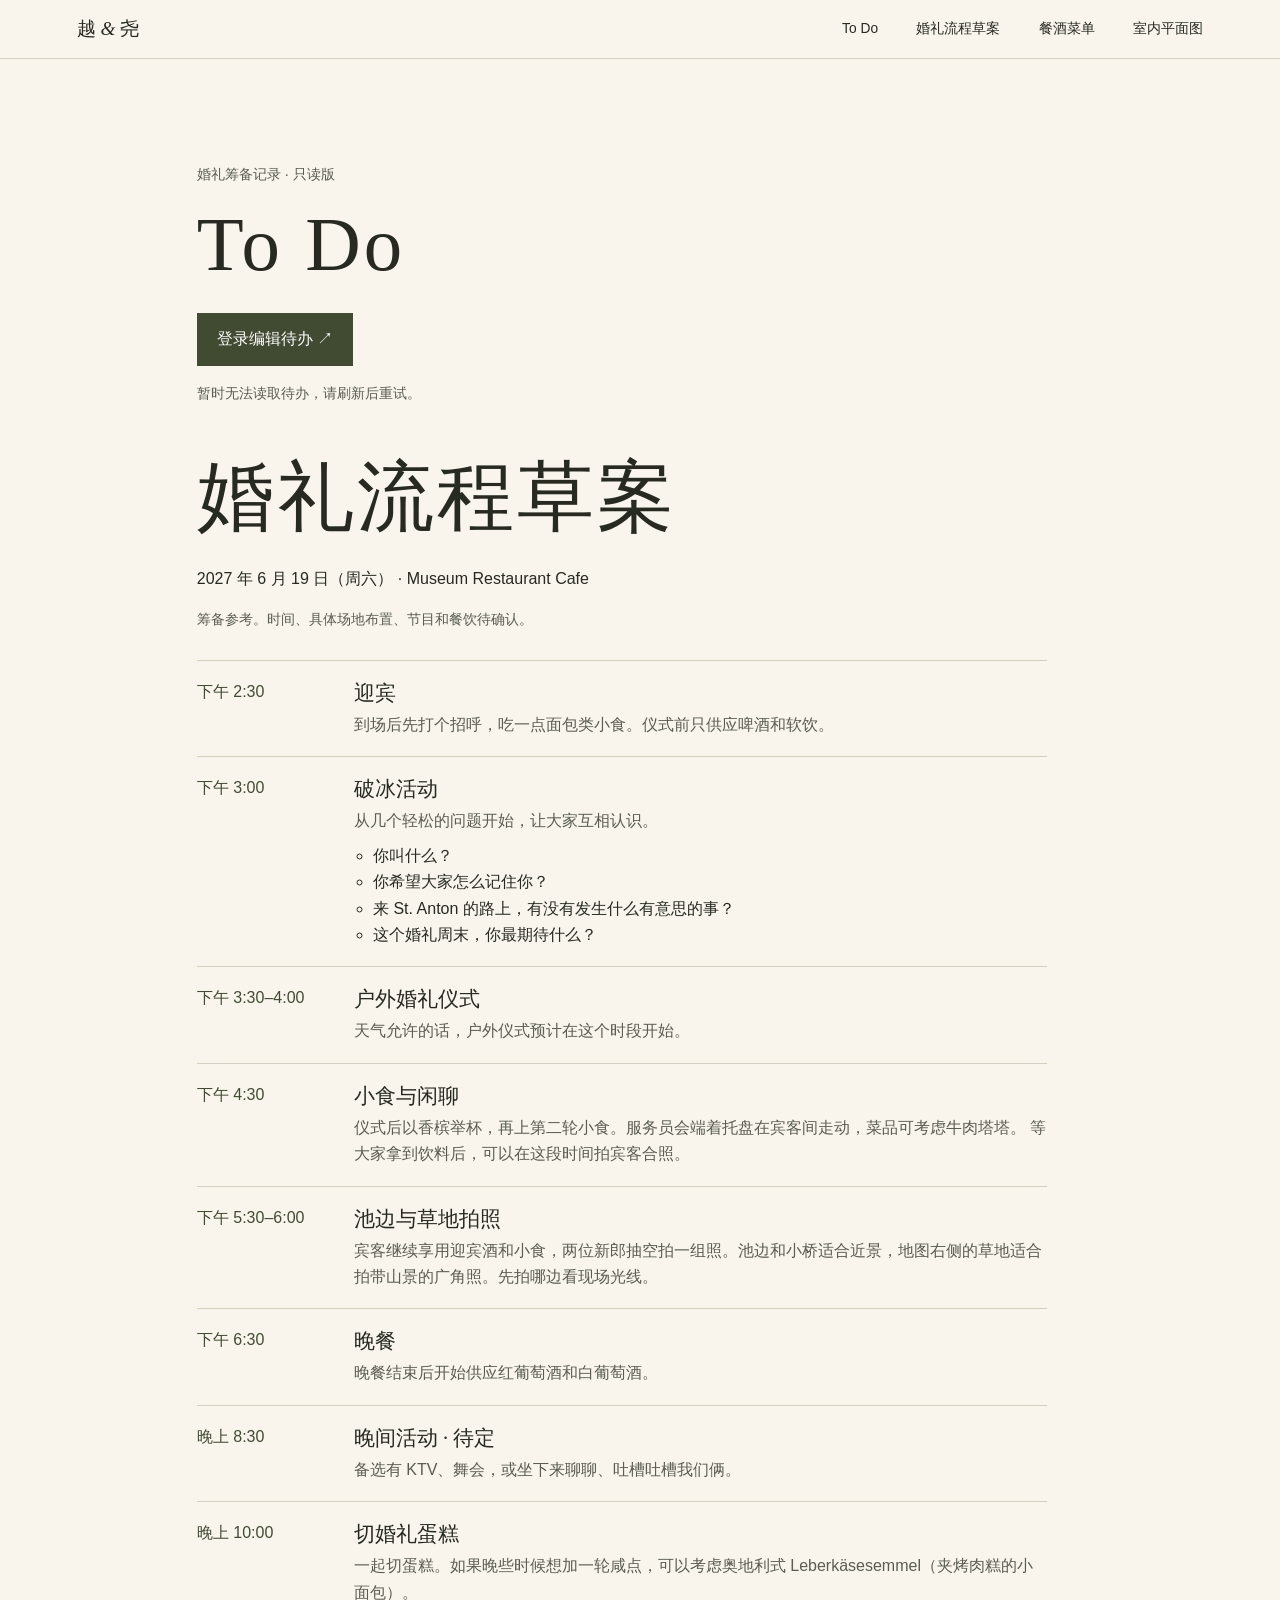
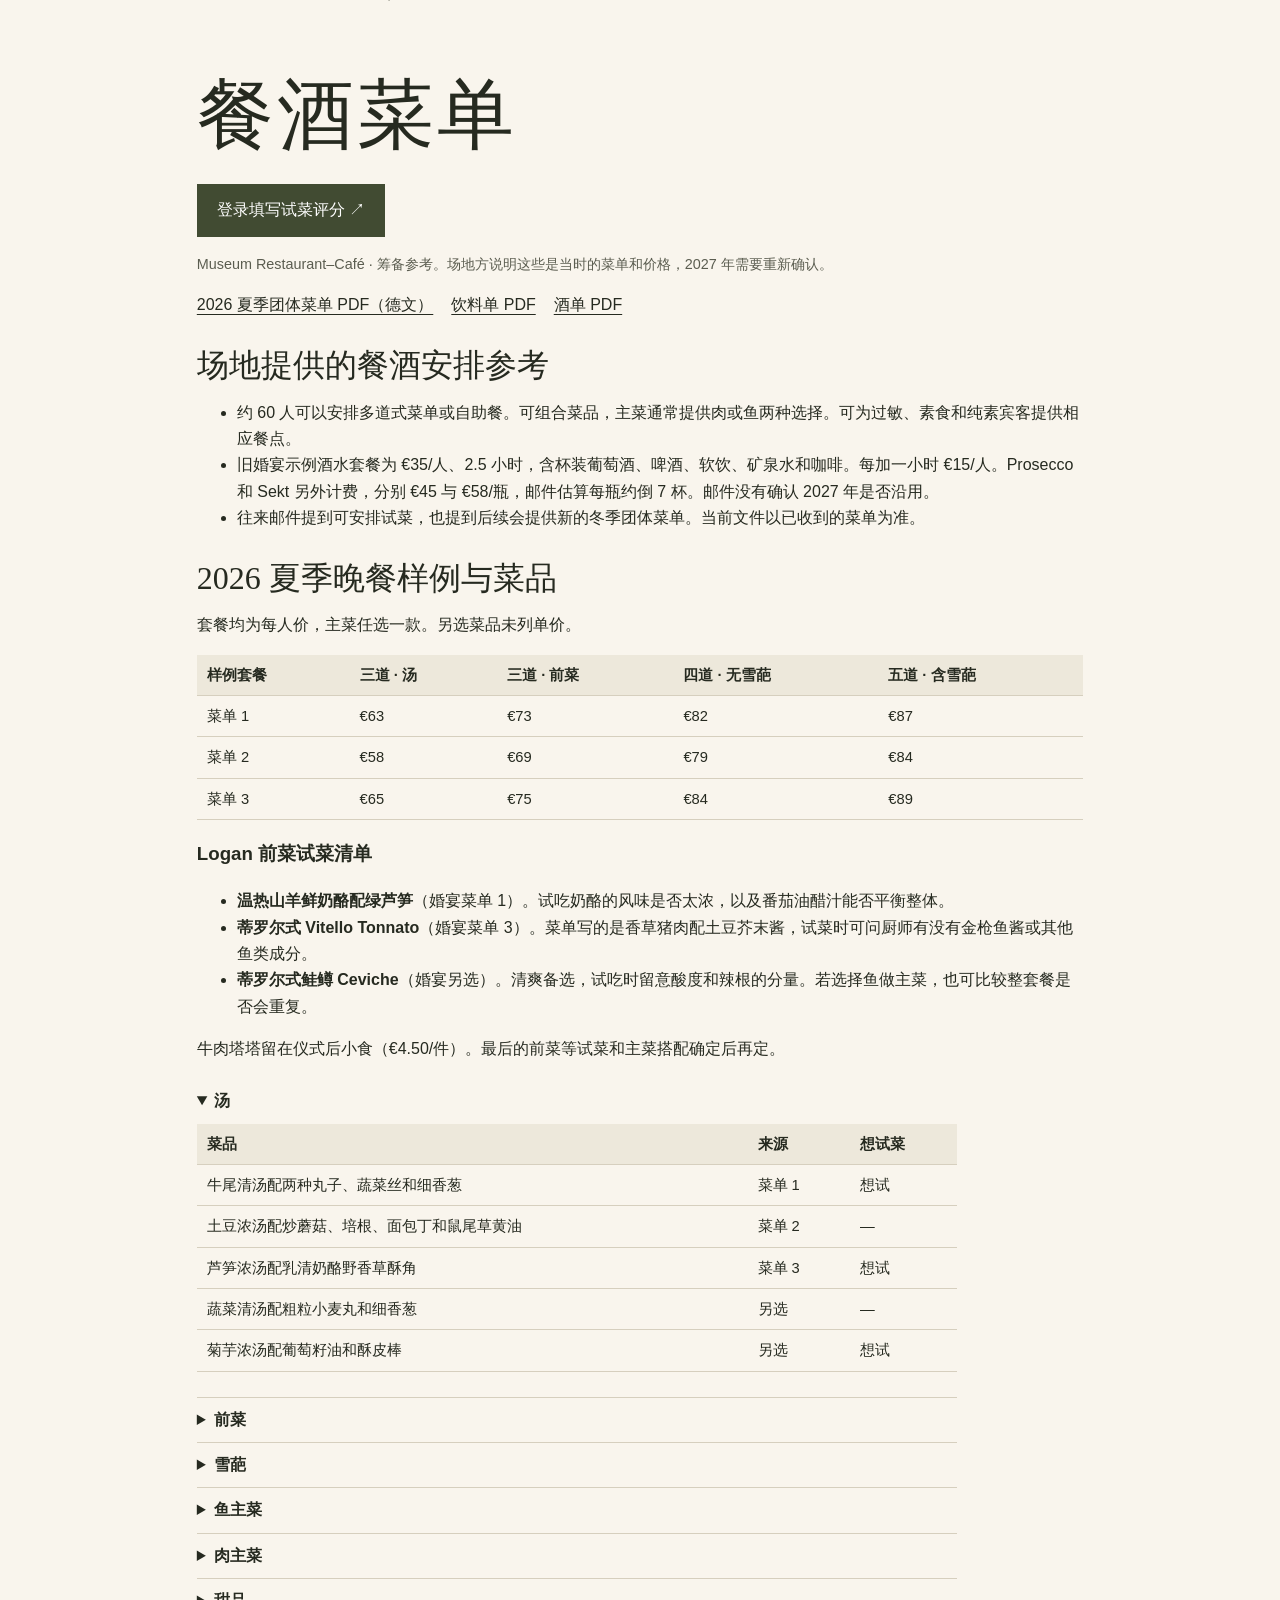
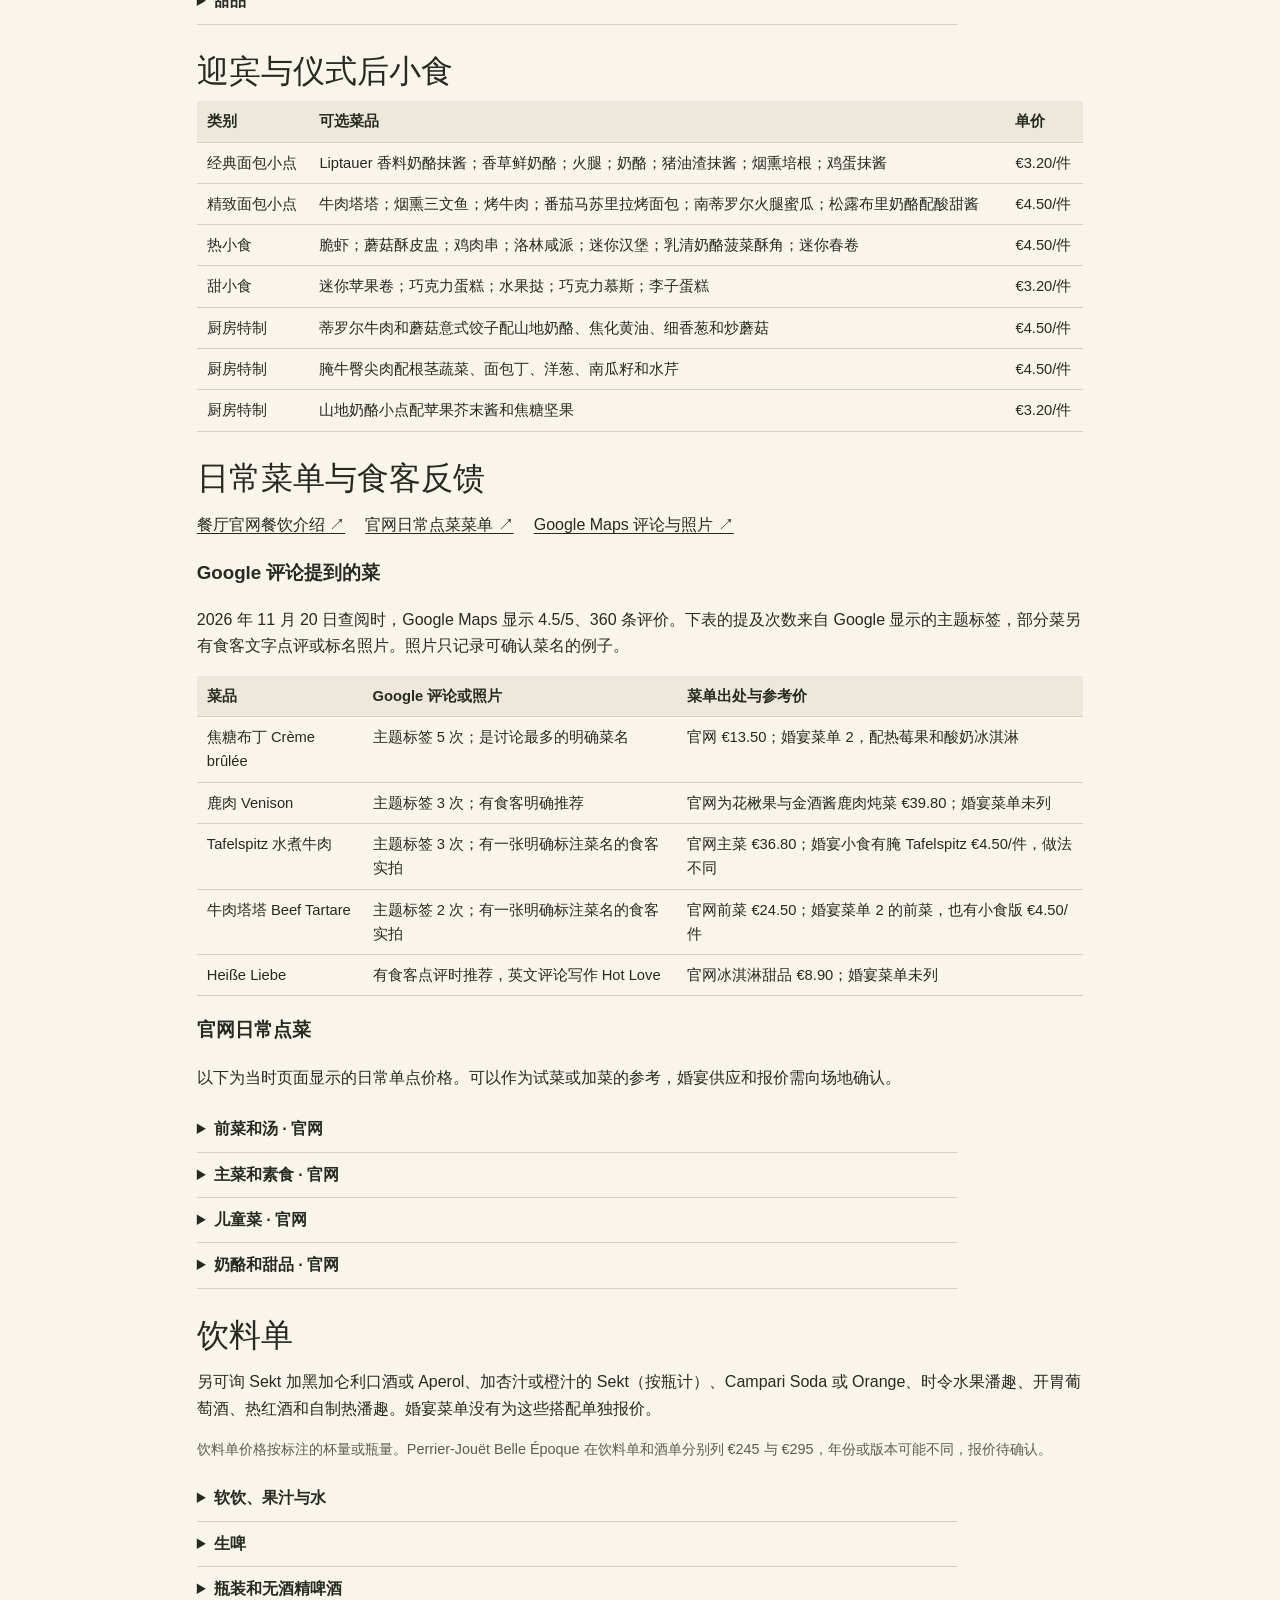
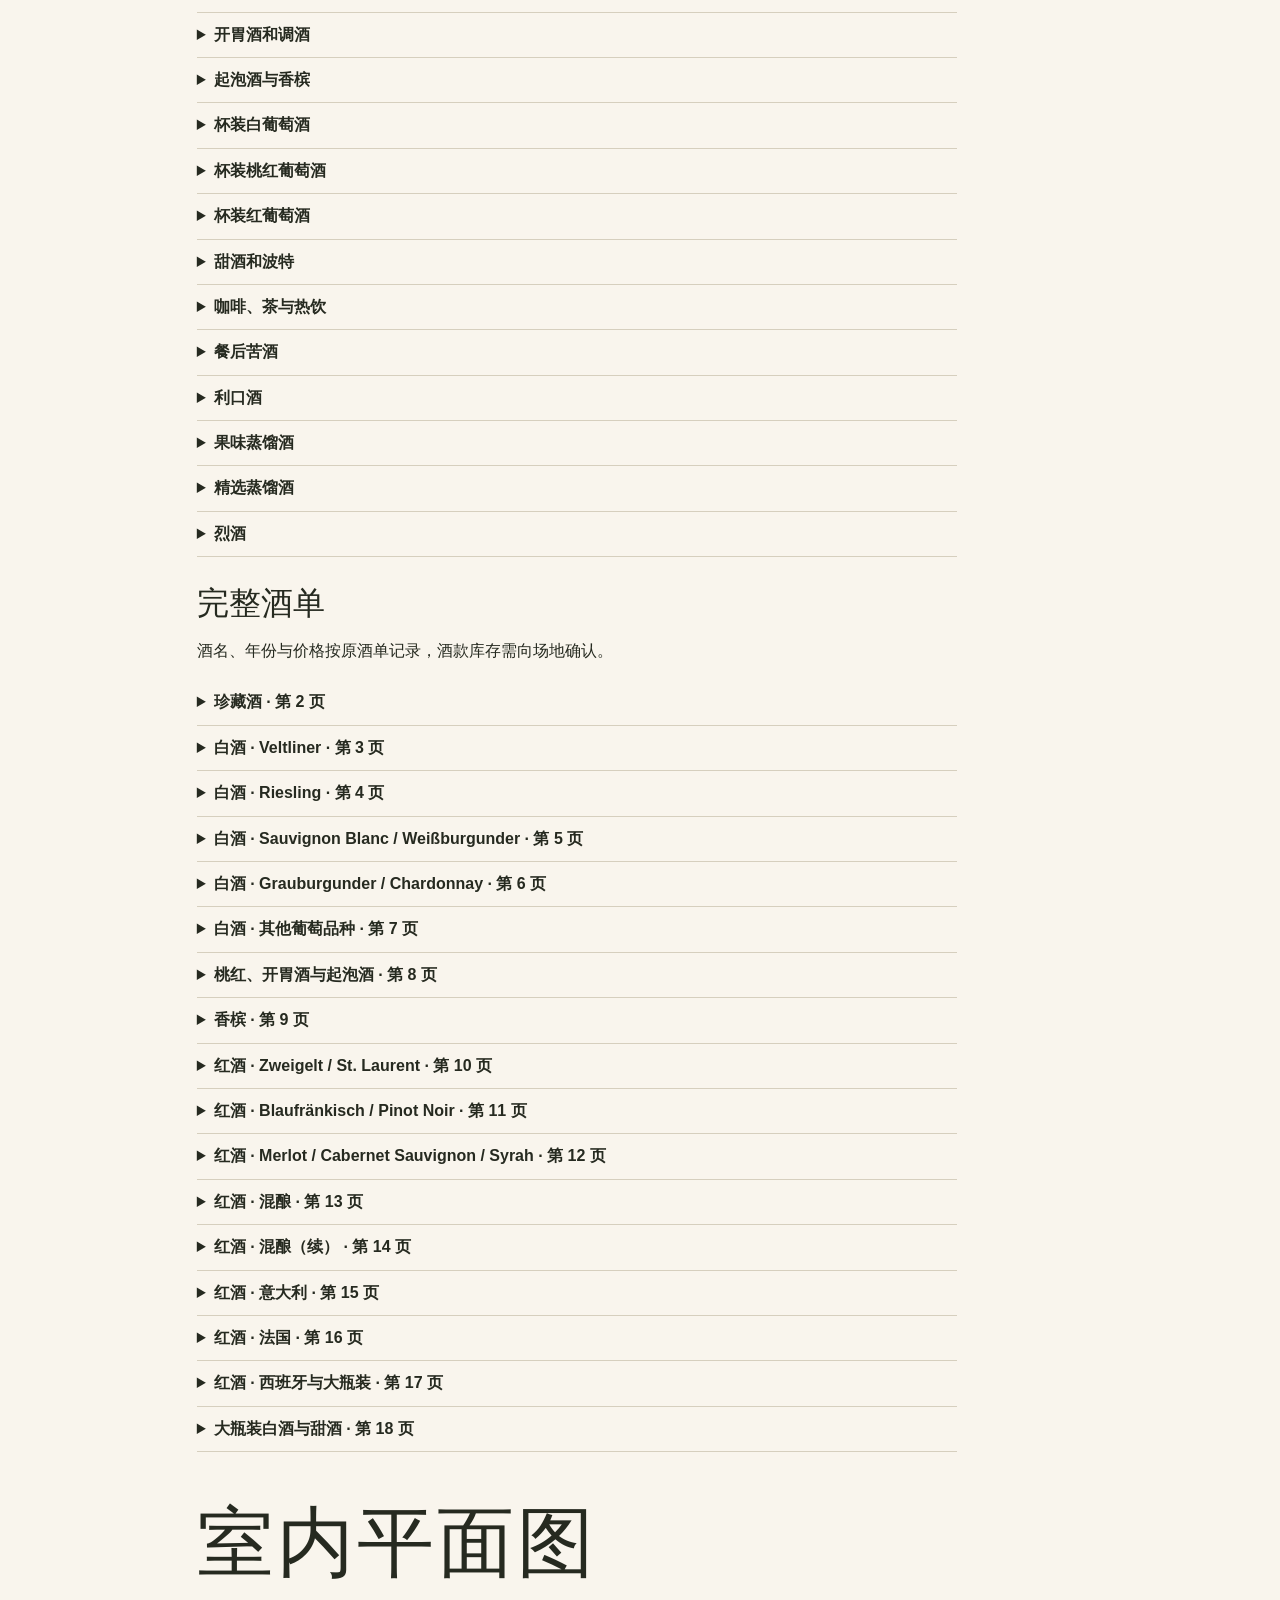
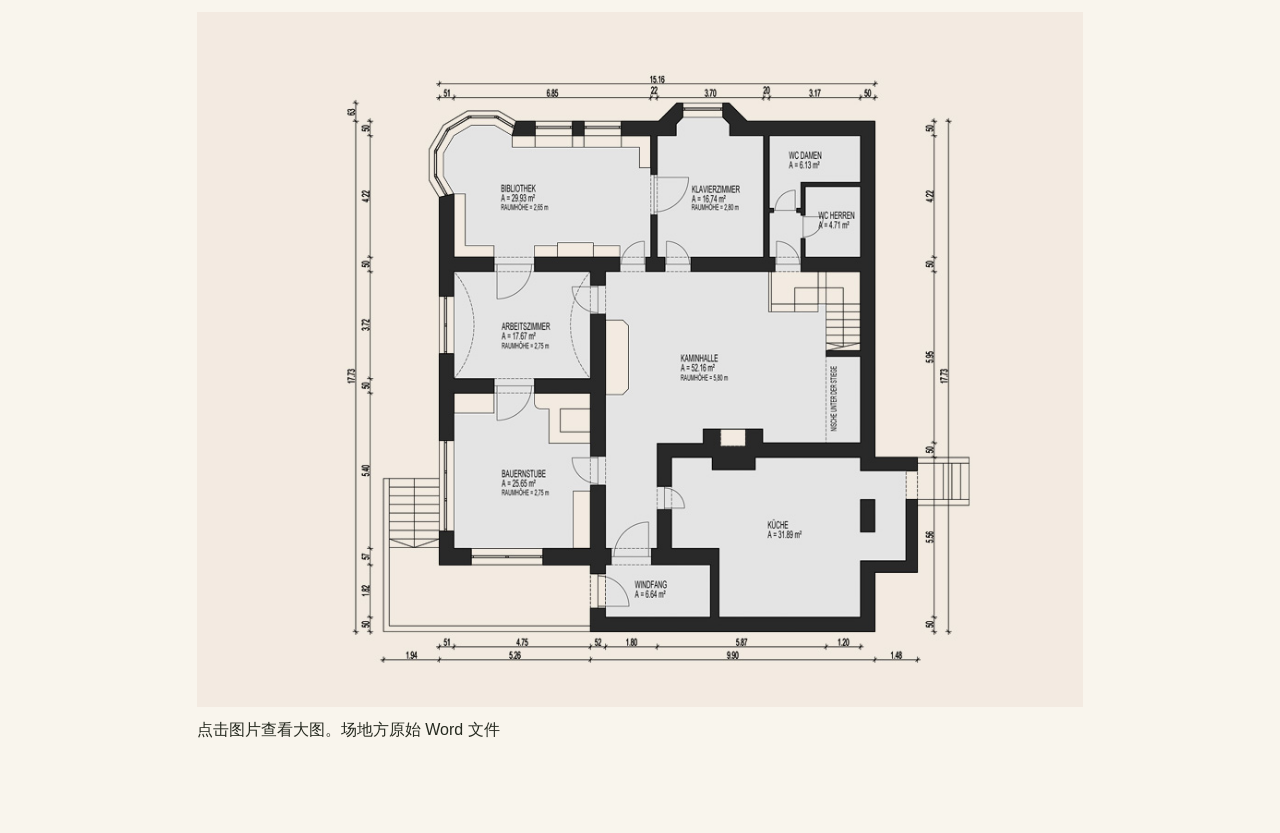
<file: plan/index.html>
<!doctype html>
<html lang="zh-Hans">
<head>
  <meta charset="utf-8">
  <meta name="viewport" content="width=device-width, initial-scale=1">
  <title>越 &amp; 尧 · 婚礼筹备</title>
  <link rel="stylesheet" href="/public/style.css">
  <link rel="stylesheet" href="/public/plan.css?v=sync-todo">
  <script src="/public/plan-todos.js" defer></script>
</head>
<body class="plan">
  <header class="top">
    <a class="monogram" href="../">越 <i>&amp;</i> 尧</a>
    <nav aria-label="筹备导航">
      <a href="#todo">To Do</a>
      <a href="#schedule">婚礼流程草案</a>
      <a href="#menu">餐酒菜单</a>
      <a href="#floor-plan">室内平面图</a>
    </nav>
  </header>
  <main class="section plan-main">
    <p class="plan-note">婚礼筹备记录 · 只读版</p>
    <section id="todo" aria-labelledby="todo-title">
      <h1 id="todo-title">To Do</h1>
      <p><a class="button" href="https://yueyao-rsvp.loganpeng1992.workers.dev/todo">登录编辑待办 ↗</a></p>
      <p id="public-todo-status" class="plan-note" role="status">正在读取待办…</p>
      <ul id="public-todos" class="guide-list"></ul>
      <noscript><p>请启用 JavaScript 查看最新待办。</p></noscript>
    </section>
    <section id="schedule" aria-labelledby="plan-schedule-title">
      <h1 id="plan-schedule-title">婚礼流程草案</h1>
      <p><time datetime="2027-06-19">2027 年 6 月 19 日（周六）</time> · Museum Restaurant Cafe</p>
      <p class="plan-note">筹备参考。时间、具体场地布置、节目和餐饮待确认。</p>
      <ol class="schedule-list">
    <li>
      <time datetime="2027-06-19T14:30">下午 2:30</time>
      <div><h3><span>迎宾</span></h3><p><span>到场后先打个招呼，吃一点面包类小食。仪式前只供应啤酒和软饮。</span></p></div>
    </li>
    <li>
      <time datetime="2027-06-19T15:00">下午 3:00</time>
      <div><h3><span>破冰活动</span></h3><p><span>从几个轻松的问题开始，让大家互相认识。</span></p>
        <ul class="schedule-prompts"><li><span>你叫什么？</span></li><li><span>你希望大家怎么记住你？</span></li><li><span>来 St. Anton 的路上，有没有发生什么有意思的事？</span></li><li><span>这个婚礼周末，你最期待什么？</span></li></ul></div>
    </li>
    <li>
      <span>下午 3:30–4:00</span>
      <div><h3><span>户外婚礼仪式</span></h3><p><span>天气允许的话，户外仪式预计在这个时段开始。</span></p></div>
    </li>
    <li>
      <time datetime="2027-06-19T16:30">下午 4:30</time>
      <div><h3><span>小食与闲聊</span></h3><p><span>仪式后以香槟举杯，再上第二轮小食。服务员会端着托盘在宾客间走动，菜品可考虑牛肉塔塔。 等大家拿到饮料后，可以在这段时间拍宾客合照。</span></p></div>
    </li>
    <li>
      <time datetime="2027-06-19T17:30">下午 5:30–6:00</time>
      <div>
        <h3><span>池边与草地拍照</span></h3>
        <p><span>宾客继续享用迎宾酒和小食，两位新郎抽空拍一组照。池边和小桥适合近景，地图右侧的草地适合拍带山景的广角照。先拍哪边看现场光线。</span></p>
      </div>
    </li>
    <li>
      <time datetime="2027-06-19T18:30">下午 6:30</time>
      <div><h3><span>晚餐</span></h3><p><span>晚餐结束后开始供应红葡萄酒和白葡萄酒。</span></p></div>
    </li>
    <li>
      <time datetime="2027-06-19T20:30">晚上 8:30</time>
      <div><h3><span>晚间活动 · 待定</span></h3><p><span>备选有 KTV、舞会，或坐下来聊聊、吐槽吐槽我们俩。</span></p></div>
    </li>
    <li>
      <time datetime="2027-06-19T22:00">晚上 10:00</time>
      <div><h3><span>切婚礼蛋糕</span></h3><p><span>一起切蛋糕。如果晚些时候想加一轮咸点，可以考虑奥地利式 Leberkäsesemmel（夹烤肉糕的小面包）。</span></p></div>
    </li>
  </ol>
    </section>
    <section id="menu" aria-labelledby="menu-title">
      <h1 id="menu-title">餐酒菜单</h1>
      <p><a class="button" href="https://yueyao-rsvp.loganpeng1992.workers.dev/tasting">登录填写试菜评分 ↗</a></p>
      <p class="plan-note">Museum Restaurant–Café · 筹备参考。场地方说明这些是当时的菜单和价格，2027 年需要重新确认。</p>
<ul class="menu-sources">
<li><a target="_blank" rel="noopener" href="/venue-comparison/documents/Museum%20Restaurant%20Cafe/Museum%20Restaurant%20Menu.pdf">2026 夏季团体菜单 PDF（德文）</a></li>
<li><a target="_blank" rel="noopener" href="/venue-comparison/documents/Museum%20Restaurant%20Cafe/Museum%20Restaurant%20Getr%C3%A4nkekarte.pdf">饮料单 PDF</a></li>
<li><a target="_blank" rel="noopener" href="/venue-comparison/documents/Museum%20Restaurant%20Cafe/Museum%20Restaurant%20Weinkarte%20.pdf">酒单 PDF</a></li>
</ul>
<h2>场地提供的餐酒安排参考</h2>
<ul>
<li>约 60 人可以安排多道式菜单或自助餐。可组合菜品，主菜通常提供肉或鱼两种选择。可为过敏、素食和纯素宾客提供相应餐点。</li>
<li>旧婚宴示例酒水套餐为 €35/人、2.5 小时，含杯装葡萄酒、啤酒、软饮、矿泉水和咖啡。每加一小时 €15/人。Prosecco 和 Sekt 另外计费，分别 €45 与 €58/瓶，邮件估算每瓶约倒 7 杯。邮件没有确认 2027 年是否沿用。</li>
<li>往来邮件提到可安排试菜，也提到后续会提供新的冬季团体菜单。当前文件以已收到的菜单为准。</li>
</ul><h2>2026 夏季晚餐样例与菜品</h2><p>套餐均为每人价，主菜任选一款。另选菜品未列单价。</p><div class="menu-table"><table><thead><tr><th scope="col">样例套餐</th><th scope="col">三道 · 汤</th><th scope="col">三道 · 前菜</th><th scope="col">四道 · 无雪葩</th><th scope="col">五道 · 含雪葩</th></tr></thead><tbody><tr><td>菜单 1</td><td>€63</td><td>€73</td><td>€82</td><td>€87</td></tr>
          <tr><td>菜单 2</td><td>€58</td><td>€69</td><td>€79</td><td>€84</td></tr>
          <tr><td>菜单 3</td><td>€65</td><td>€75</td><td>€84</td><td>€89</td></tr></tbody></table></div>
      <section aria-labelledby="starter-shortlist">
        <h3 id="starter-shortlist">Logan 前菜试菜清单</h3>
        <ul>
          <li><strong>温热山羊鲜奶酪配绿芦笋</strong>（婚宴菜单 1）。试吃奶酪的风味是否太浓，以及番茄油醋汁能否平衡整体。</li>
          <li><strong>蒂罗尔式 Vitello Tonnato</strong>（婚宴菜单 3）。菜单写的是香草猪肉配土豆芥末酱，试菜时可问厨师有没有金枪鱼酱或其他鱼类成分。</li>
          <li><strong>蒂罗尔式鲑鳟 Ceviche</strong>（婚宴另选）。清爽备选，试吃时留意酸度和辣根的分量。若选择鱼做主菜，也可比较整套餐是否会重复。</li>
        </ul>
        <p>牛肉塔塔留在仪式后小食（€4.50/件）。最后的前菜等试菜和主菜搭配确定后再定。</p>
      </section>
      <details class="menu-fold" open><summary>汤</summary><div class="menu-table"><table><thead><tr><th scope="col">菜品</th><th scope="col">来源</th><th scope="col">想试菜</th></tr></thead><tbody><tr data-tasting-dish="soup-1"><td>牛尾清汤配两种丸子、蔬菜丝和细香葱</td><td>菜单 1</td><td>想试</td></tr>
          <tr data-tasting-dish="soup-2"><td>土豆浓汤配炒蘑菇、培根、面包丁和鼠尾草黄油</td><td>菜单 2</td><td>—</td></tr>
          <tr data-tasting-dish="soup-3"><td>芦笋浓汤配乳清奶酪野香草酥角</td><td>菜单 3</td><td>想试</td></tr>
          <tr data-tasting-dish="soup-4"><td>蔬菜清汤配粗粒小麦丸和细香葱</td><td>另选</td><td>—</td></tr>
          <tr data-tasting-dish="soup-5"><td>菊芋浓汤配葡萄籽油和酥皮棒</td><td>另选</td><td>想试</td></tr></tbody></table></div></details>
      <details class="menu-fold"><summary>前菜</summary><div class="menu-table"><table><thead><tr><th scope="col">菜品</th><th scope="col">来源</th><th scope="col">想试菜</th></tr></thead><tbody><tr data-tasting-dish="starter-1"><td>温热山羊鲜奶酪配腌绿芦笋、油封杏鲍菇和番茄油醋汁</td><td>菜单 1</td><td>想试</td></tr>
          <tr data-tasting-dish="starter-2"><td>牛肉塔塔配细香葱酱、野香草沙拉和 Arlbergspitz 面包</td><td>菜单 2</td><td>—</td></tr>
          <tr data-tasting-dish="starter-3"><td>蒂罗尔式 Vitello Tonnato，粉红香草猪肉配土豆芥末酱、羊生菜和腌萝卜</td><td>菜单 3</td><td>想试</td></tr>
          <tr data-tasting-dish="starter-4"><td>蒂罗尔式鲑鳟 Ceviche，配野芹、甜椒、辣根和腌黄瓜</td><td>另选</td><td>想试</td></tr>
          <tr data-tasting-dish="starter-5"><td>烟熏鹅胸配夏季叶菜、鸡油菌和时蔬</td><td>另选</td><td>—</td></tr></tbody></table></div></details>
      <details class="menu-fold"><summary>雪葩</summary><div class="menu-table"><table><thead><tr><th scope="col">菜品</th><th scope="col">来源</th><th scope="col">想试菜</th></tr></thead><tbody><tr data-tasting-dish="sorbet-1"><td>黑加仑雪葩配酒庄起泡酒</td><td>菜单 1</td><td>—</td></tr>
          <tr data-tasting-dish="sorbet-2"><td>葡萄园桃雪葩配 Lillet</td><td>菜单 2</td><td>想试</td></tr>
          <tr data-tasting-dish="sorbet-3"><td>梨雪葩配 Wibitter</td><td>菜单 3</td><td>—</td></tr></tbody></table></div></details>
      <details class="menu-fold"><summary>鱼主菜</summary><div class="menu-table"><table><thead><tr><th scope="col">菜品</th><th scope="col">来源</th><th scope="col">想试菜</th></tr></thead><tbody><tr data-tasting-dish="fish-1"><td>煎红点鲑配芝麻菜烩饭、西葫芦和番茄汁</td><td>菜单 1</td><td>—</td></tr>
          <tr data-tasting-dish="fish-2"><td>煎鲑鳟配绿芦笋、番茄藏红花汤汁和香草土豆团</td><td>菜单 2</td><td>—</td></tr>
          <tr data-tasting-dish="fish-3"><td>煎梭鲈配两种米饭、荷兰豆和黄椒泥</td><td>菜单 3</td><td>—</td></tr>
          <tr data-tasting-dish="fish-4"><td>煎鳟鱼配奶油土豆韭葱、胡萝卜泡沫和香草油</td><td>另选</td><td>—</td></tr></tbody></table></div></details>
      <details class="menu-fold"><summary>肉主菜</summary><div class="menu-table"><table><thead><tr><th scope="col">菜品</th><th scope="col">来源</th><th scope="col">想试菜</th></tr></thead><tbody><tr data-tasting-dish="meat-1"><td>粉红小牛背肉配土豆泥、罗马花椰菜和松露奶油汁</td><td>菜单 1</td><td>—</td></tr>
          <tr data-tasting-dish="meat-2"><td>煎玉米鸡胸配奶油鸡油菌、糖渍胡萝卜和香草肉汁</td><td>菜单 2</td><td>—</td></tr>
          <tr data-tasting-dish="meat-3"><td>粉红烤牛西冷配波尔多红酒汁、奶油土豆和杏仁西兰花</td><td>菜单 3</td><td>—</td></tr>
          <tr data-tasting-dish="meat-4"><td>煎鸭胸配奶油皱叶甘蓝、榛子土豆团和杜松百里香肉汁</td><td>另选</td><td>—</td></tr>
          <tr data-tasting-dish="meat-5"><td>粉红牛菲力配松露玉米糊、抱子甘蓝和浓缩肉汁</td><td>另选</td><td>—</td></tr>
          <tr data-tasting-dish="meat-6"><td>慢炖小牛颊配原汁、炖根茎蔬菜和土豆泥</td><td>另选</td><td>—</td></tr></tbody></table></div></details>
      <details class="menu-fold"><summary>甜品</summary><div class="menu-table"><table><thead><tr><th scope="col">菜品</th><th scope="col">来源</th><th scope="col">想试菜</th></tr></thead><tbody><tr data-tasting-dish="dessert-1"><td>果仁巧克力冰糕裹年轮蛋糕，配草莓和大黄</td><td>菜单 1</td><td>—</td></tr>
          <tr data-tasting-dish="dessert-2"><td>焦糖布丁配热莓果夹心和酸奶冰淇淋</td><td>菜单 2</td><td>—</td></tr>
          <tr data-tasting-dish="dessert-3"><td>榛子牛轧糖挞配 Amaretto 酸樱桃和巧克力碎冰淇淋</td><td>菜单 3</td><td>—</td></tr>
          <tr data-tasting-dish="dessert-4"><td>奥地利奶酪拼盘配两款水果芥末酱</td><td>另选</td><td>—</td></tr>
          <tr data-tasting-dish="dessert-5"><td>罂粟籽粗粒小麦布丁配黑加仑无花果和酸奶冰淇淋</td><td>另选</td><td>—</td></tr>
          <tr data-tasting-dish="dessert-6"><td>提拉米苏配酸樱桃和百利甜夹心巧克力</td><td>另选</td><td>—</td></tr></tbody></table></div></details>
      <h2>迎宾与仪式后小食</h2><div class="menu-table"><table><thead><tr><th scope="col">类别</th><th scope="col">可选菜品</th><th scope="col">单价</th></tr></thead><tbody><tr><td>经典面包小点</td><td>Liptauer 香料奶酪抹酱；香草鲜奶酪；火腿；奶酪；猪油渣抹酱；烟熏培根；鸡蛋抹酱</td><td>€3.20/件</td></tr>
          <tr><td>精致面包小点</td><td>牛肉塔塔；烟熏三文鱼；烤牛肉；番茄马苏里拉烤面包；南蒂罗尔火腿蜜瓜；松露布里奶酪配酸甜酱</td><td>€4.50/件</td></tr>
          <tr><td>热小食</td><td>脆虾；蘑菇酥皮盅；鸡肉串；洛林咸派；迷你汉堡；乳清奶酪菠菜酥角；迷你春卷</td><td>€4.50/件</td></tr>
          <tr><td>甜小食</td><td>迷你苹果卷；巧克力蛋糕；水果挞；巧克力慕斯；李子蛋糕</td><td>€3.20/件</td></tr>
          <tr><td>厨房特制</td><td>蒂罗尔牛肉和蘑菇意式饺子配山地奶酪、焦化黄油、细香葱和炒蘑菇</td><td>€4.50/件</td></tr>
          <tr><td>厨房特制</td><td>腌牛臀尖肉配根茎蔬菜、面包丁、洋葱、南瓜籽和水芹</td><td>€4.50/件</td></tr>
          <tr><td>厨房特制</td><td>山地奶酪小点配苹果芥末酱和焦糖坚果</td><td>€3.20/件</td></tr></tbody></table></div>
      <section aria-labelledby="public-menu-title">
        <h2 id="public-menu-title">日常菜单与食客反馈</h2>
        <p class="guide-links"><a href="https://www.museum-restaurant.at/en/food/">餐厅官网餐饮介绍 ↗</a><a href="https://www.museum-restaurant.at/en/food/menu/">官网日常点菜菜单 ↗</a><a href="https://www.google.com/maps/search/?api=1&amp;query=Museum+Restaurant+Cafe+Rudi-Matt-Weg+10+St+Anton+am+Arlberg">Google Maps 评论与照片 ↗</a></p>
        <h3>Google 评论提到的菜</h3>
        <p>2026 年 11 月 20 日查阅时，Google Maps 显示 4.5/5、360 条评价。下表的提及次数来自 Google 显示的主题标签，部分菜另有食客文字点评或标名照片。照片只记录可确认菜名的例子。</p>
        <div class="menu-table"><table><thead><tr><th scope="col">菜品</th><th scope="col">Google 评论或照片</th><th scope="col">菜单出处与参考价</th></tr></thead><tbody>
          <tr data-tasting-dish="google-1"><td>焦糖布丁 Crème brûlée</td><td>主题标签 5 次；是讨论最多的明确菜名</td><td>官网 €13.50；婚宴菜单 2，配热莓果和酸奶冰淇淋</td></tr>
          <tr data-tasting-dish="google-2"><td>鹿肉 Venison</td><td>主题标签 3 次；有食客明确推荐</td><td>官网为花楸果与金酒酱鹿肉炖菜 €39.80；婚宴菜单未列</td></tr>
          <tr data-tasting-dish="google-3"><td>Tafelspitz 水煮牛肉</td><td>主题标签 3 次；有一张明确标注菜名的食客实拍</td><td>官网主菜 €36.80；婚宴小食有腌 Tafelspitz €4.50/件，做法不同</td></tr>
          <tr data-tasting-dish="google-4"><td>牛肉塔塔 Beef Tartare</td><td>主题标签 2 次；有一张明确标注菜名的食客实拍</td><td>官网前菜 €24.50；婚宴菜单 2 的前菜，也有小食版 €4.50/件</td></tr>
          <tr data-tasting-dish="google-5"><td>Heiße Liebe</td><td>有食客点评时推荐，英文评论写作 Hot Love</td><td>官网冰淇淋甜品 €8.90；婚宴菜单未列</td></tr>
        </tbody></table></div>
        <h3>官网日常点菜</h3>
        <p>以下为当时页面显示的日常单点价格。可以作为试菜或加菜的参考，婚宴供应和报价需向场地确认。</p>
        <details class="menu-fold"><summary>前菜和汤 · 官网</summary><div class="menu-table"><table><thead><tr><th scope="col">菜品</th><th scope="col">官网单点价</th><th scope="col">与婚宴 PDF 的对应</th></tr></thead><tbody>
          <tr><td>什锦生菜沙拉</td><td>€9.80</td><td>—</td></tr>
          <tr><td>温热山羊鲜奶酪配南瓜酸甜酱</td><td>€23.80</td><td>菜单 1 有山羊鲜奶酪配芦笋，做法不同</td></tr>
          <tr><td>本地牛肉塔塔</td><td>€24.50</td><td>菜单 2 前菜；小食版 €4.50/件</td></tr>
          <tr><td>黄西葫芦浓汤</td><td>€13.50</td><td>—</td></tr>
          <tr><td>牛尾清汤</td><td>€14.50</td><td>菜单 1 有牛尾清汤</td></tr>
        </tbody></table></div></details>
        <details class="menu-fold"><summary>主菜和素食 · 官网</summary><div class="menu-table"><table><thead><tr><th scope="col">菜品</th><th scope="col">官网单点价</th><th scope="col">与婚宴 PDF 的对应</th></tr></thead><tbody>
          <tr><td>自制牛肉与牛肝菌意式饺子</td><td>小份 €23.50 / 标准份 €33.50</td><td>婚宴有牛肉蘑菇意式饺子小食 €4.50/件，配料不同</td></tr>
          <tr><td>法式黄油煎鳟鱼</td><td>€35.70</td><td>婚宴另选主菜有煎鳟鱼，配料不同</td></tr>
          <tr><td>传统 Tafelspitz 水煮牛肉</td><td>€36.80</td><td>婚宴有腌 Tafelspitz 小食 €4.50/件，做法不同</td></tr>
          <tr><td>香草饲养猪肉维也纳炸排</td><td>€29.50</td><td>—</td></tr>
          <tr><td>小牛肉维也纳炸排</td><td>€37.50</td><td>—</td></tr>
          <tr><td>花楸果与金酒酱鹿肉炖菜</td><td>€39.80</td><td>—</td></tr>
          <tr><td>粉红煎鸭胸配炒抱子甘蓝</td><td>€47.50</td><td>婚宴另选有鸭胸配皱叶甘蓝，做法不同</td></tr>
          <tr><td>香草壳烤羊鞍</td><td>€53.50</td><td>—</td></tr>
          <tr><td>粉红烤本地牛菲力尖</td><td>€59.50</td><td>婚宴另选有粉红牛菲力，做法不同</td></tr>
          <tr><td>蒂罗尔山地奶酪根茎蔬菜烩饭</td><td>小份 €19.50 / 标准份 €29.50</td><td>官网可选松露菠菜或蘑菇</td></tr>
          <tr><td>其他素食及纯素餐</td><td>询价</td><td>婚宴同样可询</td></tr>
        </tbody></table></div></details>
        <details class="menu-fold"><summary>儿童菜 · 官网</summary><div class="menu-table"><table><thead><tr><th scope="col">菜品</th><th scope="col">官网单点价</th><th scope="col">与婚宴 PDF 的对应</th></tr></thead><tbody>
          <tr><td>牛肉清汤配香草煎饼丝</td><td>€8.50</td><td>日常儿童菜单</td></tr>
          <tr><td>细意面配肉酱和山地奶酪</td><td>€15.70</td><td>日常儿童菜单</td></tr>
          <tr><td>儿童猪肉维也纳炸排配薯条</td><td>€17.50</td><td>日常儿童菜单</td></tr>
          <tr><td>煎鳟鱼</td><td>€18.80</td><td>日常儿童菜单</td></tr>
        </tbody></table></div></details>
        <details class="menu-fold"><summary>奶酪和甜品 · 官网</summary><div class="menu-table"><table><thead><tr><th scope="col">菜品</th><th scope="col">官网单点价</th><th scope="col">与婚宴 PDF 的对应</th></tr></thead><tbody>
          <tr><td>奥地利熟成奶酪拼盘</td><td>€13.50</td><td>婚宴另选有奥地利奶酪拼盘</td></tr>
          <tr><td>热野莓夹心焦糖布丁</td><td>€13.50</td><td>菜单 2 焦糖布丁</td></tr>
          <tr><td>层叠蛋糕裹果仁巧克力与牛轧糖冰糕</td><td>€15.80</td><td>菜单 1 有类似冰糕，婚宴配草莓和大黄</td></tr>
          <tr><td>本地雪葩或冰淇淋</td><td>€2.60/球</td><td>婚宴雪葩另列，部分搭配酒</td></tr>
          <tr><td>Coupe Denmark 冰淇淋杯</td><td>€8.90</td><td>—</td></tr>
          <tr><td>坚果冰淇淋杯</td><td>€9.80</td><td>—</td></tr>
          <tr><td>Heiße Liebe 冰淇淋甜品</td><td>€8.90</td><td>—</td></tr>
          <tr><td>冰咖啡</td><td>€8.90</td><td>—</td></tr>
          <tr><td>酸樱桃与蛋奶酒冰淇淋杯</td><td>€9.80</td><td>—</td></tr>
          <tr><td>混合冰淇淋</td><td>€8.40</td><td>—</td></tr>
        </tbody></table></div></details>
      </section>
      <h2>饮料单</h2><p>另可询 Sekt 加黑加仑利口酒或 Aperol、加杏汁或橙汁的 Sekt（按瓶计）、Campari Soda 或 Orange、时令水果潘趣、开胃葡萄酒、热红酒和自制热潘趣。婚宴菜单没有为这些搭配单独报价。</p><p class="plan-note">饮料单价格按标注的杯量或瓶量。Perrier-Jouët Belle Époque 在饮料单和酒单分别列 €245 与 €295，年份或版本可能不同，报价待确认。</p><details class="menu-fold"><summary>软饮、果汁与水</summary><div class="menu-table"><table><thead><tr><th scope="col">饮品</th><th scope="col">规格</th><th scope="col">单价</th></tr></thead><tbody><tr><td>软饮（Almdudler、Fanta、Sprite、可乐、零度可乐）</td><td>0,33l</td><td>€4.90</td></tr>
          <tr><td>Tonic Water, Bitter Lemon, Ginger Ale</td><td>0,125l</td><td>€4.90</td></tr>
          <tr><td>Red Bull</td><td>0,25l</td><td>€5.60</td></tr>
          <tr><td>Rauch 果汁（苹果、黑加仑、杏、橙、芒果、番茄）</td><td>0,2l</td><td>€4.70</td></tr>
          <tr><td>fruit Juices with sparkling water</td><td>0,25l</td><td>€4.90</td></tr>
          <tr><td>fruit Juices with sparkling water</td><td>0,5l</td><td>€6.90</td></tr>
          <tr><td>Eistee Zitrone oder Pfirsich</td><td>0,33l</td><td>€4.90</td></tr>
          <tr><td>Arlberg Quell Wellwasser · still oder prickelnd / still or sparkling</td><td>0,5l</td><td>€4.60</td></tr>
          <tr><td>Arlberg Quell Wellwasser · still oder prickelnd / still or sparkling</td><td>1l</td><td>€7.90</td></tr>
          <tr><td>Mineralwasser · still oder prickelnd / still or sparkling</td><td>0,33l</td><td>€4.80</td></tr>
          <tr><td>Mineralwasser · still oder prickelnd / still or sparkling</td><td>0,7l</td><td>€9.50</td></tr>
          <tr><td>Skiwasser / Soda Zitrone</td><td>0,25l</td><td>€3.80</td></tr>
          <tr><td>Skiwasser / Soda Zitrone</td><td>0,5l</td><td>€5.80</td></tr></tbody></table></div></details>
      <details class="menu-fold"><summary>生啤</summary><div class="menu-table"><table><thead><tr><th scope="col">饮品</th><th scope="col">规格</th><th scope="col">单价</th></tr></thead><tbody><tr><td>Stiegl Pils</td><td>0,2l</td><td>€3.90</td></tr>
          <tr><td>Stiegl Pils</td><td>0,3l</td><td>€5.30</td></tr>
          <tr><td>Stiegl Pils</td><td>0,5l</td><td>€7.60</td></tr>
          <tr><td>Stiegl Radler</td><td>0,3l</td><td>€5.20</td></tr>
          <tr><td>Stiegl Radler</td><td>0,5l</td><td>€7.30</td></tr>
          <tr><td>Stiegl Weiße naturtrüb Weizenbier</td><td>0,3l</td><td>€5.70</td></tr>
          <tr><td>Stiegl Weiße naturtrüb Weizenbier</td><td>0,5l</td><td>€7.90</td></tr></tbody></table></div></details>
      <details class="menu-fold"><summary>瓶装和无酒精啤酒</summary><div class="menu-table"><table><thead><tr><th scope="col">饮品</th><th scope="col">规格</th><th scope="col">单价</th></tr></thead><tbody><tr><td>Zillertal Tyroler Imperial Zwickl</td><td>0,33l</td><td>€5.80</td></tr>
          <tr><td>Zillertal Schwarzes</td><td>0,33l</td><td>€5.80</td></tr>
          <tr><td>Stiegl Alkoholfrei /alcohol-free unfiltered</td><td>0,5l</td><td>€6.90</td></tr>
          <tr><td>Stiegl Weiße Alkoholfrei /Wheat Beer alcohol-free</td><td>0,5l</td><td>€7.20</td></tr></tbody></table></div></details>
      <details class="menu-fold"><summary>开胃酒和调酒</summary><div class="menu-table"><table><thead><tr><th scope="col">饮品</th><th scope="col">规格</th><th scope="col">单价</th></tr></thead><tbody><tr><td>Vodka &amp; Bitter Lemon</td><td>—</td><td>€11.80</td></tr>
          <tr><td>Granta Bitter (Preiselbeerlikör&amp; Bitter Lemon)</td><td>—</td><td>€11.90</td></tr>
          <tr><td>Gin &amp; Tonic · Bombay Sapphire Gin</td><td>—</td><td>€13.80</td></tr>
          <tr><td>Gin &amp; Tonic · Maas Gin aus Tyrol</td><td>—</td><td>€16.80</td></tr>
          <tr><td>Gin &amp; Tonic · Wien Gin “Vienna Dry”</td><td>—</td><td>€18.70</td></tr>
          <tr><td>Gin &amp; Tonic · Glendalough Wild Botanical Gin</td><td>—</td><td>€18.70</td></tr>
          <tr><td>Gin &amp; Tonic · Glendalough Rose Gin</td><td>—</td><td>€18.70</td></tr>
          <tr><td>Martini Bianco or Rosso</td><td>5 cl</td><td>€6.80</td></tr>
          <tr><td>Sherry Jalifa Solera Especial 30y</td><td>5cl</td><td>€8.90</td></tr>
          <tr><td>Hugo</td><td>—</td><td>€8.90</td></tr>
          <tr><td>Aperol Spritz</td><td>—</td><td>€9.50</td></tr>
          <tr><td>Kaiserspritzer Rosé</td><td>—</td><td>€8.90</td></tr>
          <tr><td>Campari Soda or Orange</td><td>—</td><td>€8.50</td></tr></tbody></table></div></details>
      <details class="menu-fold"><summary>起泡酒与香槟</summary><div class="menu-table"><table><thead><tr><th scope="col">饮品</th><th scope="col">规格</th><th scope="col">单价</th></tr></thead><tbody><tr><td>Prosecco superiore DOCG spumante</td><td>0,1l</td><td>€6.50</td></tr>
          <tr><td>Prosecco superiore DOCG Spumante</td><td>0,75 l</td><td>€45.00</td></tr>
          <tr><td>Sekt Brut Bründlmayer</td><td>0,1l</td><td>€8.90</td></tr>
          <tr><td>Kir Royal mit Sekt und Cassis Likör</td><td>0,1l</td><td>€9.80</td></tr>
          <tr><td>Sekt Brut Bründlmayer klassiche Flaschengärung</td><td>0,75 l</td><td>€58.00</td></tr>
          <tr><td>Pertois–Lebrun L’Extravertie Blanc de Blancs Brut</td><td>0,75l</td><td>€95.00</td></tr>
          <tr><td>Champagner Castelnau Reserve Brut</td><td>0,75l</td><td>€149.00</td></tr>
          <tr><td>Champagner Gosset Extra Brut</td><td>0,75l</td><td>€118.00</td></tr>
          <tr><td>Champagner Gosset Grande Rosé Brut</td><td>0,75l</td><td>€135.00</td></tr>
          <tr><td>Perrier-Jouët Belle Époque Brut 2013（饮料单）</td><td>0,75l</td><td>€245.00</td></tr></tbody></table></div></details>
      <details class="menu-fold"><summary>杯装白葡萄酒</summary><div class="menu-table"><table><thead><tr><th scope="col">饮品</th><th scope="col">规格</th><th scope="col">单价</th></tr></thead><tbody><tr><td>Grüner Veltliner DAC</td><td>1/8l</td><td>€6.80</td></tr>
          <tr><td>Weissburgunder</td><td>1/8l</td><td>€7.90</td></tr>
          <tr><td>Riesling</td><td>1/8l</td><td>€8.40</td></tr>
          <tr><td>Sauvignon Blanc</td><td>1/8l</td><td>€8.90</td></tr></tbody></table></div></details>
      <details class="menu-fold"><summary>杯装桃红葡萄酒</summary><div class="menu-table"><table><thead><tr><th scope="col">饮品</th><th scope="col">规格</th><th scope="col">单价</th></tr></thead><tbody><tr><td>Rosé</td><td>1/8l</td><td>€6.80</td></tr></tbody></table></div></details>
      <details class="menu-fold"><summary>杯装红葡萄酒</summary><div class="menu-table"><table><thead><tr><th scope="col">饮品</th><th scope="col">规格</th><th scope="col">单价</th></tr></thead><tbody><tr><td>Zweigelt Reserve</td><td>1/8l</td><td>€6.80</td></tr>
          <tr><td>Blaufränkisch</td><td>1/8l</td><td>€7.20</td></tr>
          <tr><td>Pinot Noir</td><td>1/8l</td><td>€8.30</td></tr>
          <tr><td>Cuvée Q2 (BF,CS,SY)</td><td>1/8l</td><td>€8.90</td></tr></tbody></table></div></details>
      <details class="menu-fold"><summary>甜酒和波特</summary><div class="menu-table"><table><thead><tr><th scope="col">饮品</th><th scope="col">规格</th><th scope="col">单价</th></tr></thead><tbody><tr><td>Süsse Auslese Art meets sweet</td><td>5 cl</td><td>€4.80</td></tr>
          <tr><td>Portwein Tawny Warre´s King´s</td><td>5 cl</td><td>€7.20</td></tr></tbody></table></div></details>
      <details class="menu-fold"><summary>咖啡、茶与热饮</summary><div class="menu-table"><table><thead><tr><th scope="col">饮品</th><th scope="col">规格</th><th scope="col">单价</th></tr></thead><tbody><tr><td>Espresso</td><td>—</td><td>€3.60</td></tr>
          <tr><td>Doppelter/ Double Espresso</td><td>—</td><td>€5.80</td></tr>
          <tr><td>Espresso Macchiato</td><td>—</td><td>€3.90</td></tr>
          <tr><td>Doppelter/ Double Espresso Macchiato</td><td>—</td><td>€5.90</td></tr>
          <tr><td>Verlängerter / Coffee</td><td>—</td><td>€4.50</td></tr>
          <tr><td>Melange / Milk Coffee</td><td>—</td><td>€4.90</td></tr>
          <tr><td>Cappuccino</td><td>—</td><td>€4.90</td></tr>
          <tr><td>Latte Macchiato</td><td>—</td><td>€6.20</td></tr>
          <tr><td>Irish Coffee</td><td>—</td><td>€11.50</td></tr>
          <tr><td>Flüssiger Apfelstrudel / Liquid apple strudel</td><td>—</td><td>€9.50</td></tr>
          <tr><td>Kakao mit Schlagobers / Hot Chocolate with whipped cream</td><td>—</td><td>€6.80</td></tr>
          <tr><td>Mit einem Schuss Likör / With a dash of liqueur</td><td>—</td><td>€9.60</td></tr>
          <tr><td>Bio - Teespezialitäten serviert in der Teekanne</td><td>—</td><td>€7.90</td></tr></tbody></table></div></details>
      <details class="menu-fold"><summary>餐后苦酒</summary><div class="menu-table"><table><thead><tr><th scope="col">饮品</th><th scope="col">规格</th><th scope="col">单价</th></tr></thead><tbody><tr><td>Fernet Branca</td><td>4 cl</td><td>€5.90</td></tr>
          <tr><td>Averna</td><td>4 cl</td><td>€5.90</td></tr>
          <tr><td>Ramazzotti</td><td>4 cl</td><td>€5.90</td></tr>
          <tr><td>Jägermeister</td><td>2 cl</td><td>€3.90</td></tr></tbody></table></div></details>
      <details class="menu-fold"><summary>利口酒</summary><div class="menu-table"><table><thead><tr><th scope="col">饮品</th><th scope="col">规格</th><th scope="col">单价</th></tr></thead><tbody><tr><td>Baileys</td><td>4 cl</td><td>€5.80</td></tr>
          <tr><td>Amaretto di Saronno</td><td>4 cl</td><td>€6.30</td></tr>
          <tr><td>Cointreau</td><td>4 cl</td><td>€6.30</td></tr>
          <tr><td>Weichsel / Sour Cherries Likör Maas</td><td>2 cl</td><td>€4.90</td></tr></tbody></table></div></details>
      <details class="menu-fold"><summary>果味蒸馏酒</summary><div class="menu-table"><table><thead><tr><th scope="col">饮品</th><th scope="col">规格</th><th scope="col">单价</th></tr></thead><tbody><tr><td>Williams Birne / Williams pear</td><td>2 cl</td><td>€3.90</td></tr>
          <tr><td>Marille / Apricot</td><td>2 cl</td><td>€3.90</td></tr>
          <tr><td>Haselnuss / Hazelnut</td><td>2 cl</td><td>€3.90</td></tr></tbody></table></div></details>
      <details class="menu-fold"><summary>精选蒸馏酒</summary><div class="menu-table"><table><thead><tr><th scope="col">饮品</th><th scope="col">规格</th><th scope="col">单价</th></tr></thead><tbody><tr><td>Grappa Moscato</td><td>2 cl</td><td>€6.80</td></tr>
          <tr><td>Grappa di Traminer Capovilla</td><td>2 cl</td><td>€8.90</td></tr>
          <tr><td>Apfel Topaz / Apple Maas</td><td>2 cl</td><td>€5.90</td></tr>
          <tr><td>Tiroler Bergmarille / Apricot Maas</td><td>2 cl</td><td>€6.90</td></tr>
          <tr><td>Zwetschke / Plum Maas</td><td>2 cl</td><td>€6.90</td></tr>
          <tr><td>Zirben Geist / Pine Maas</td><td>2 cl</td><td>€7.90</td></tr>
          <tr><td>Quitte/Quince Maas</td><td>2 cl</td><td>€8.90</td></tr>
          <tr><td>Waldhimbeere /Forest Raspberry Maas</td><td>2 cl</td><td>€14.90</td></tr>
          <tr><td>Alexander Birne / Pear Jakoben Hof</td><td>2 cl</td><td>€8.60</td></tr>
          <tr><td>Vogelbeere / Rowanberry Jakoben Hof</td><td>2 cl</td><td>€8.90</td></tr>
          <tr><td>Enzian / Gentian Jakoben Hof</td><td>2 cl</td><td>€8.90</td></tr>
          <tr><td>Mehlbeere / Rowan berry Jakoben Hof</td><td>2 cl</td><td>€14.90</td></tr></tbody></table></div></details>
      <details class="menu-fold"><summary>烈酒</summary><div class="menu-table"><table><thead><tr><th scope="col">饮品</th><th scope="col">规格</th><th scope="col">单价</th></tr></thead><tbody><tr><td>Vodka</td><td>4 cl</td><td>€6.90</td></tr>
          <tr><td>Tullamore Dew</td><td>4 cl</td><td>€7.50</td></tr>
          <tr><td>Jack Daniels Tennessee</td><td>4 cl</td><td>€7.80</td></tr>
          <tr><td>Cragganmore – Speyside Single Malt 12y</td><td>4 cl</td><td>€13.90</td></tr>
          <tr><td>Glenkinchie-Lowland Single Malt 10y</td><td>4 cl</td><td>€14.50</td></tr>
          <tr><td>Glendalough Pot Still Irish</td><td>4 cl</td><td>€17.50</td></tr>
          <tr><td>Lagavulin-Islay Single Malt 16y</td><td>4 cl</td><td>€26.50</td></tr>
          <tr><td>Calvados Pere Magloire V.S.O.P.</td><td>4 cl</td><td>€9.50</td></tr>
          <tr><td>Cognac Frapin V.S.O.P</td><td>4 cl</td><td>€18.50</td></tr>
          <tr><td>Ron Barcelo Imperial Dominicano</td><td>4 cl</td><td>€13.70</td></tr>
          <tr><td>Ron Zacapa Gran Reserva Rum 23 y</td><td>4 cl</td><td>€18.50</td></tr>
          <tr><td>Tequila Anejo Padre Azul</td><td>4 cl</td><td>€29.30</td></tr></tbody></table></div></details>
      <h2>完整酒单</h2><p>酒名、年份与价格按原酒单记录，酒款库存需向场地确认。</p><details class="menu-fold"><summary>珍藏酒 · 第 2 页</summary><div class="menu-table"><table><thead><tr><th scope="col">酒款</th><th scope="col">规格</th><th scope="col">单价</th></tr></thead><tbody><tr><td>2016 Grüner Veltliner Atzberg Smaragd</td><td>0,75 lt.</td><td>€137</td></tr>
          <tr><td>2011 Riesling Steinertal Smaragd</td><td>0,75 lt.</td><td>€111</td></tr>
          <tr><td>2017 Riesling Kellerberg Smaragd</td><td>0,75 lt.</td><td>€128</td></tr>
          <tr><td>2014 Riesling Kellerberg Smaragd</td><td>0,75 lt.</td><td>€133</td></tr>
          <tr><td>2015 Riesling Singerriedel Smaragd</td><td>0,75 lt.</td><td>€225</td></tr>
          <tr><td>2015 Weißburgunder Pfarrweingarten</td><td>0,75 lt.</td><td>€97</td></tr>
          <tr><td>2015 Riesling Beerenauslese Edelgrund</td><td>0,375 lt.</td><td>€53</td></tr></tbody></table></div></details>
      <details class="menu-fold"><summary>白酒 · Veltliner · 第 3 页</summary><div class="menu-table"><table><thead><tr><th scope="col">酒款</th><th scope="col">规格</th><th scope="col">单价</th></tr></thead><tbody><tr><td>2024 Grüner Veltliner „Art meets White“</td><td>0,75 lt.</td><td>€39</td></tr>
          <tr><td>2023 Grüner Veltliner Rosenberg SKICLUB</td><td>0,75 lt.</td><td>€53</td></tr>
          <tr><td>2019 Grüner Veltliner Titan Reserve</td><td>0,75 lt.</td><td>€75</td></tr>
          <tr><td>2021 Grüner Veltliner Kreuzberg Smaragd</td><td>0,75 lt.</td><td>€96</td></tr>
          <tr><td>2018 Grüner Veltliner Kollmütz Smaragd</td><td>0,75 lt.</td><td>€118</td></tr>
          <tr><td>2018 Grüner Veltliner Singerriedel Smaragd</td><td>0,75 lt.</td><td>€138</td></tr></tbody></table></div></details>
      <details class="menu-fold"><summary>白酒 · Riesling · 第 4 页</summary><div class="menu-table"><table><thead><tr><th scope="col">酒款</th><th scope="col">规格</th><th scope="col">单价</th></tr></thead><tbody><tr><td>2022 Riesling</td><td>0,75 lt.</td><td>€49</td></tr>
          <tr><td>2020 Riesling feinherb</td><td>0,75 lt.</td><td>€55</td></tr>
          <tr><td>2024 Riesling Steilheit</td><td>0,75 lt.</td><td>€58</td></tr>
          <tr><td>2022 Riesling Ried Gaisberg 1. ÖTW</td><td>0,75 lt.</td><td>€65</td></tr>
          <tr><td>2021 Riesling Biern Smaragd</td><td>0,75 lt.</td><td>€83</td></tr>
          <tr><td>2019 Riesling GG Ockfener Bockstein</td><td>0,75 lt.</td><td>€126</td></tr></tbody></table></div></details>
      <details class="menu-fold"><summary>白酒 · Sauvignon Blanc / Weißburgunder · 第 5 页</summary><div class="menu-table"><table><thead><tr><th scope="col">酒款</th><th scope="col">规格</th><th scope="col">单价</th></tr></thead><tbody><tr><td>2019 Sauvignon Blanc Giess</td><td>0,75 lt.</td><td>€63</td></tr>
          <tr><td>2019 Sauvignon Blanc Pössnitzberg</td><td>0,75 lt.</td><td>€85</td></tr>
          <tr><td>2020 Sancerre Grande Cuvée Comte Lafond</td><td>0,75 lt.</td><td>€98</td></tr>
          <tr><td>2024 Weißburgunder Wahre Werte</td><td>0,75 lt.</td><td>€47</td></tr>
          <tr><td>2023 Weißburgunder Altenberg</td><td>0,75 lt.</td><td>€59</td></tr></tbody></table></div></details>
      <details class="menu-fold"><summary>白酒 · Grauburgunder / Chardonnay · 第 6 页</summary><div class="menu-table"><table><thead><tr><th scope="col">酒款</th><th scope="col">规格</th><th scope="col">单价</th></tr></thead><tbody><tr><td>2024 Grauburgunder Vulkanland</td><td>0,75 lt.</td><td>€47</td></tr>
          <tr><td>2020 Pinot Grigio Collio DOC</td><td>0,75 lt.</td><td>€58</td></tr>
          <tr><td>2017 Grauburgunder Oberburgstall</td><td>0,75 lt.</td><td>€79</td></tr>
          <tr><td>2022 Chardonnay Carnuntum DAC</td><td>0,75 lt.</td><td>€49</td></tr>
          <tr><td>2020 Chardonnay Toasted &amp; Unfiltered</td><td>0,75 lt.</td><td>€78</td></tr>
          <tr><td>2020 Chablis Grand Régnard</td><td>0,75 lt.</td><td>€97</td></tr>
          <tr><td>2020 Chablis Les Clos Grand Cru</td><td>0,75 lt.</td><td>€145</td></tr></tbody></table></div></details>
      <details class="menu-fold"><summary>白酒 · 其他葡萄品种 · 第 7 页</summary><div class="menu-table"><table><thead><tr><th scope="col">酒款</th><th scope="col">规格</th><th scope="col">单价</th></tr></thead><tbody><tr><td>2020 Roter Veltliner Reserve</td><td>0,75 lt.</td><td>€57</td></tr>
          <tr><td>2018 Roter Traminer Reserve Setzberg</td><td>0,75 lt.</td><td>€59</td></tr>
          <tr><td>2022 V Viognier</td><td>0,75 lt.</td><td>€67</td></tr>
          <tr><td>2017 Neuburger Federspiel „Sommelier Edition“</td><td>0,75 lt.</td><td>€69</td></tr>
          <tr><td>2019 Irden aus dem Steinzeug</td><td>0,75 lt.</td><td>€87</td></tr>
          <tr><td>2017 APPIUS</td><td>0,75 lt.</td><td>€197</td></tr></tbody></table></div></details>
      <details class="menu-fold"><summary>桃红、开胃酒与起泡酒 · 第 8 页</summary><div class="menu-table"><table><thead><tr><th scope="col">酒款</th><th scope="col">规格</th><th scope="col">单价</th></tr></thead><tbody><tr><td>2022 Rosé Blaufränkisch Hahn &amp; Henne</td><td>0,75 lt.</td><td>€39</td></tr>
          <tr><td>2022 Rosé Cuvée Don Pasquale</td><td>0,75 lt.</td><td>€68</td></tr>
          <tr><td>Sherry Valdespino Amontillado Contrabandista</td><td>5cl</td><td>€8.90</td></tr>
          <tr><td>Kaiserspritzer Rosé</td><td>—</td><td>€8.90</td></tr>
          <tr><td>Prosecco superiore DOCG spumante</td><td>0,1l</td><td>€6.50</td></tr>
          <tr><td>Sekt Brut Bründlmayer</td><td>0,1l</td><td>€8.90</td></tr>
          <tr><td>Kir Royal mit Sekt und Cassis Likör</td><td>0,1l</td><td>€9.80</td></tr>
          <tr><td>Prosecco superiore DOCG Spumante</td><td>0,75 lt.</td><td>€45</td></tr>
          <tr><td>Bründlmayer Brut</td><td>0,75 lt.</td><td>€58</td></tr></tbody></table></div></details>
      <details class="menu-fold"><summary>香槟 · 第 9 页</summary><div class="menu-table"><table><thead><tr><th scope="col">酒款</th><th scope="col">规格</th><th scope="col">单价</th></tr></thead><tbody><tr><td>Champagne Pertois – Lebrun L´extravertie</td><td>0,75 lt.</td><td>€95</td></tr>
          <tr><td>Champagne Gosset Extra - Brut</td><td>0,75 lt.</td><td>€118</td></tr>
          <tr><td>Champagne Gosset Grande Rosé Brut</td><td>0,75 lt.</td><td>€135</td></tr>
          <tr><td>Champagne Perrier-Jouët Belle Époque Brut</td><td>0,75 lt.</td><td>€295</td></tr></tbody></table></div></details>
      <details class="menu-fold"><summary>红酒 · Zweigelt / St. Laurent · 第 10 页</summary><div class="menu-table"><table><thead><tr><th scope="col">酒款</th><th scope="col">规格</th><th scope="col">单价</th></tr></thead><tbody><tr><td>2023 Zweigelt „Art meets Red“ Reserve</td><td>0,75 lt.</td><td>€39</td></tr>
          <tr><td>2021 Zweigelt Heideboden</td><td>0,75 lt.</td><td>€47</td></tr>
          <tr><td>2019 Zweigelt Tanzer Reserve</td><td>0,75 lt.</td><td>€78</td></tr>
          <tr><td>2015 Zweigelt Schwarz Rot</td><td>0,75 lt.</td><td>€119</td></tr>
          <tr><td>2021 St. Laurent Tattendorf</td><td>0,75 lt.</td><td>€49</td></tr>
          <tr><td>2024 St. Laurent Herrschaftswald</td><td>0,75 lt.</td><td>€75</td></tr></tbody></table></div></details>
      <details class="menu-fold"><summary>红酒 · Blaufränkisch / Pinot Noir · 第 11 页</summary><div class="menu-table"><table><thead><tr><th scope="col">酒款</th><th scope="col">规格</th><th scope="col">单价</th></tr></thead><tbody><tr><td>2020 Blaufränkisch Leithaberg DAC</td><td>0,75 lt.</td><td>€57</td></tr>
          <tr><td>2021 Blaufränkisch Ried Dürrau</td><td>0,75 lt.</td><td>€68</td></tr>
          <tr><td>2019 Blaufränkisch „Cupido“</td><td>0,75 lt.</td><td>€125</td></tr>
          <tr><td>2023 Pinot Noir „The Butcher”</td><td>0,75 lt.</td><td>€49</td></tr>
          <tr><td>2020 Pinot Noir Grand Select</td><td>0,75 lt.</td><td>€113</td></tr></tbody></table></div></details>
      <details class="menu-fold"><summary>红酒 · Merlot / Cabernet Sauvignon / Syrah · 第 12 页</summary><div class="menu-table"><table><thead><tr><th scope="col">酒款</th><th scope="col">规格</th><th scope="col">单价</th></tr></thead><tbody><tr><td>2020 Merlot Joe´s Playground</td><td>0,75 lt.</td><td>€57</td></tr>
          <tr><td>2018 Merlot Harterberg</td><td>0,75 lt.</td><td>€95</td></tr>
          <tr><td>2021 Cabernet Sauvignon 100 Days</td><td>0,75 lt.</td><td>€59</td></tr>
          <tr><td>2021 Cabernet Sauvignon Privat</td><td>0,75 lt.</td><td>€111</td></tr>
          <tr><td>2020 Syrah Schafleiten</td><td>0,75 lt.</td><td>€65</td></tr>
          <tr><td>2020 Syrah and Ever</td><td>0,75 lt.</td><td>€78</td></tr></tbody></table></div></details>
      <details class="menu-fold"><summary>红酒 · 混酿 · 第 13 页</summary><div class="menu-table"><table><thead><tr><th scope="col">酒款</th><th scope="col">规格</th><th scope="col">单价</th></tr></thead><tbody><tr><td>2021 Q2 (BF,CS,SY)</td><td>0,75 lt.</td><td>€52</td></tr>
          <tr><td>2020 Pannobile (ZW,BF,STL)</td><td>0,75 lt.</td><td>€58</td></tr>
          <tr><td>2022 Das Phantom (BF,ME,CS,SY)</td><td>0,75 lt.</td><td>€69</td></tr>
          <tr><td>2019 Bärnreiser (ZW,ME,BF,CS)</td><td>0,75 lt.</td><td>€83</td></tr>
          <tr><td>2020 Cuvée Hexenberg (ME,SY)</td><td>0,75 lt.</td><td>€93</td></tr>
          <tr><td>2017 Gabarinza (ZW,BF,ME)</td><td>0,75 lt.</td><td>€98</td></tr></tbody></table></div></details>
      <details class="menu-fold"><summary>红酒 · 混酿（续） · 第 14 页</summary><div class="menu-table"><table><thead><tr><th scope="col">酒款</th><th scope="col">规格</th><th scope="col">单价</th></tr></thead><tbody><tr><td>2019 Tycoon (BF,CS,Tannat)</td><td>0,75 lt.</td><td>€109</td></tr>
          <tr><td>2013 Salzberg (BF,ME)</td><td>0,75 lt.</td><td>€158</td></tr>
          <tr><td>2017 „G“ (BF,ST.L)</td><td>0,75 lt.</td><td>€169</td></tr>
          <tr><td>2013 Raue Liebe (BF,ZW,ST.L,ME,CS)</td><td>0,75 lt.</td><td>€179</td></tr>
          <tr><td>2019 Batonnage (BF,CS,ME)</td><td>0,75 lt.</td><td>€242</td></tr>
          <tr><td>2016 Batonnage (BF,CS,ME)</td><td>0,75 lt.</td><td>€268</td></tr></tbody></table></div></details>
      <details class="menu-fold"><summary>红酒 · 意大利 · 第 15 页</summary><div class="menu-table"><table><thead><tr><th scope="col">酒款</th><th scope="col">规格</th><th scope="col">单价</th></tr></thead><tbody><tr><td>2018 Chianti Classico Agostino Petri Riserva</td><td>0,75 lt.</td><td>€65</td></tr>
          <tr><td>2018 Primitivo Di Manduria Riserva</td><td>0,75 lt.</td><td>€79</td></tr>
          <tr><td>2019 Amarone Vigna Camparol</td><td>0,75 lt.</td><td>€85</td></tr>
          <tr><td>2019 Lagrein Riserva Castel Ringberg DOC</td><td>0,75 lt.</td><td>€87</td></tr>
          <tr><td>2016 Brunello di Montalcino Collosorbo DOCG</td><td>0,75 lt.</td><td>€93</td></tr>
          <tr><td>2017 Mille e una notte</td><td>0,75 lt.</td><td>€137</td></tr>
          <tr><td>2019 Barbaresco Valeirano</td><td>0,75 lt.</td><td>€197</td></tr></tbody></table></div></details>
      <details class="menu-fold"><summary>红酒 · 法国 · 第 16 页</summary><div class="menu-table"><table><thead><tr><th scope="col">酒款</th><th scope="col">规格</th><th scope="col">单价</th></tr></thead><tbody><tr><td>2018 Châteauneuf-du-Pape</td><td>0,75 lt.</td><td>€117</td></tr>
          <tr><td>2013 Château Figeac Premier Grand Cru Classé</td><td>0,75 lt.</td><td>€425</td></tr>
          <tr><td>2012 Château La Mission Haut-Brion</td><td>0,75 lt.</td><td>€465</td></tr>
          <tr><td>2017 Château Pavie 1er Grand Cru Classe A</td><td>0,75 lt.</td><td>€635</td></tr>
          <tr><td>2021 Gevrey Chambertin AOC Vieilles Vignes</td><td>0,75 lt.</td><td>€139</td></tr>
          <tr><td>2019 Gevrey Chambertin Combes aux Moines</td><td>0,75 lt.</td><td>€227</td></tr></tbody></table></div></details>
      <details class="menu-fold"><summary>红酒 · 西班牙与大瓶装 · 第 17 页</summary><div class="menu-table"><table><thead><tr><th scope="col">酒款</th><th scope="col">规格</th><th scope="col">单价</th></tr></thead><tbody><tr><td>2019 Rioja Marqués de Cáceres Reserva</td><td>0,75 lt.</td><td>€68</td></tr>
          <tr><td>2015 La Rioja Alta Gran Reserva 904</td><td>0,75 lt.</td><td>€127</td></tr>
          <tr><td>2021 Aalto PS (Tempranillo)</td><td>0,75 lt.</td><td>€178</td></tr>
          <tr><td>2019 Cablot (CS,ME)</td><td>1,5 lt.</td><td>€155</td></tr>
          <tr><td>2017 Gabarinza (ZW,BF,ME)</td><td>1,5 lt.</td><td>€185</td></tr>
          <tr><td>2021 Zweigelt Schwarz Rot</td><td>1,5 lt.</td><td>€233</td></tr></tbody></table></div></details>
      <details class="menu-fold"><summary>大瓶装白酒与甜酒 · 第 18 页</summary><div class="menu-table"><table><thead><tr><th scope="col">酒款</th><th scope="col">规格</th><th scope="col">单价</th></tr></thead><tbody><tr><td>2023 Weissburgunder Wahre Werte</td><td>1,5 lt.</td><td>€98</td></tr>
          <tr><td>2019 Chardonnay Toasted &amp; Unfiltered</td><td>1,5 lt.</td><td>€137</td></tr>
          <tr><td>2021 Süße Auslese „Art meets Sweet“</td><td>0,75 lt.</td><td>€39</td></tr>
          <tr><td>2024 Kabir Moscato di Pantelleria</td><td>0,375 lt.</td><td>€59</td></tr>
          <tr><td>2019 Traiskirchner Zierfandler Auslese 94 Pkt. FS</td><td>0,75 lt.</td><td>€73</td></tr></tbody></table></div></details>

    </section>
    <section id="floor-plan" aria-labelledby="floor-plan-title">
      <h1 id="floor-plan-title">室内平面图</h1>
      <figure class="plan-floor-drawing">
        <a href="museum-floor-plan.jpg" target="_blank" rel="noopener" aria-label="在新标签页打开原尺寸平面图">
          <img src="museum-floor-plan.jpg" width="960" height="752" alt="Museum Restaurant–Café 官方地面层平面图，标有壁炉大厅、四间餐室、门洞和主楼梯">
        </a>
        <figcaption>点击图片查看大图。<a href="https://www.museum-restaurant.at/media/files/Tischplan%20%20Museum%20Restaurant.docx">场地方原始 Word 文件</a></figcaption>
      </figure>
    </section>
  </main>
</body>
</html>
</file>
<file: public/style.css>
:root{color-scheme:light;--paper:#f9f5ed;--ink:#262a20;--olive:#414b32;--muted:#5b5d50;--rule:#d6cfbe;--serif:"Songti SC","Noto Serif CJK SC",serif}
html[lang=zh-Hans]{--serif:"Noto Serif SC","Songti SC","Noto Serif CJK SC",serif}
html[lang=zh-Hans] body{font-family:"Noto Sans SC","PingFang SC","Microsoft YaHei",sans-serif}
*{box-sizing:border-box}
[hidden]{display:none!important}
body{margin:0;color:var(--ink);background:var(--paper);font:16px/1.65 system-ui,sans-serif}
a{color:inherit;text-decoration:none}
a:hover{text-decoration:underline;text-underline-offset:.3em}
:focus-visible{outline:2px solid #846333;outline-offset:4px}
.top{display:flex;justify-content:space-between;align-items:center;padding:16px 6vw;border-bottom:1px solid var(--rule)}
.monogram,footer{font:1.2rem var(--serif)}
i,em{font-family:Georgia,serif}
nav{display:flex;gap:clamp(12px,3vw,42px);font-size:.86rem}
.hero{min-height: min(690px,76vh);display:grid;grid-template-columns:1fr 1.12fr}
.hero-copy{padding:clamp(55px,9vw,135px) 6vw;align-self:center;text-align:center}
.hero-photo{position:relative;min-height:350px;background:#c1ac91}
.hero-photo img{position:absolute;inset:0;width:100%;height:100%;object-fit:cover;object-position:24% center}
.hero-links{display:grid;justify-items:center;gap:5px;margin:18px 0 0;text-align:center}
.hero-map,.hero-links a{text-decoration:underline;text-underline-offset:.2em}
.hero-map{font-size:.9rem}
h1,h2{font-family:var(--serif);font-weight:500;margin:0;line-height:1.15}
h1{font-size:clamp(3.25rem,7.4vw,7.5rem);letter-spacing:.04em}
h1 em{color:#64704d;font-size:.54em;letter-spacing:0}
h2{font-size:clamp(2.2rem,4.5vw,4rem)}
.eyebrow{font: .72rem/1.4 Georgia,serif;letter-spacing:.27em;margin:0 0 18px}
.intro{margin:22px 0 28px}
.button{display:inline-flex;gap:24px;align-items:center;background:var(--olive);color:white;border:1px solid transparent;padding:12px 19px;font:inherit;cursor:pointer}
.button:disabled{opacity:.65;cursor:wait}
.section{padding:clamp(46px,7vw,96px) 6vw;scroll-margin-top:12px}
.details,.rsvp{display:grid;grid-template-columns:.85fr 1.2fr;gap:6vw}
.details p,.rsvp>div>p,.gallery p{color:var(--muted)}
dl{margin:0;align-self:center}
dl div{display:flex;justify-content:space-between;padding:12px 0;border-bottom:1px solid var(--rule)}
dd{margin:0;color:var(--muted)}
.gallery{background:#f5f0e7;padding-block:clamp(12px,2.6svh,32px)}
.gallery-header{display:flex;justify-content:space-between;align-items:end;gap:12px;margin-bottom:14px}
.controls{display:flex;gap:8px;margin-bottom:15px}
.controls button{border:1px solid var(--olive);color:var(--olive);background:transparent;width:42px;height:42px;cursor:pointer;font-size:1.15rem}
.photo-strip{display:grid;grid-auto-flow:column;grid-auto-columns:100%;overflow-x:auto;scrollbar-width:none;scroll-snap-type:x mandatory;margin:0;padding:0 0 12px;list-style:none}
.photo-strip::-webkit-scrollbar{display:none}
.photo-strip li{scroll-snap-align:start;min-width:0}

form{display:grid;gap:16px;align-items:start;justify-items:start}
form>label,.fields,fieldset{width:100%}
.fields{display:grid;grid-template-columns:1fr 1fr;gap:12px}
label{display:block}
input:not([type=radio]),textarea,select{display:block;width:100%;margin-top:5px;padding:9px 10px;border:1px solid #a79f8c;background:#fffdf8;color:var(--ink);font:inherit;border-radius:0}
textarea{resize:vertical}
fieldset{border:0;padding:0;margin:0}
legend{padding:0}
.choices{display:flex;gap:5px 18px;flex-wrap:wrap}
input[type=radio]{accent-color:var(--olive)}
#party-field > :not(legend){margin-top:12px}
#child-ages[hidden]{display:none}
.form-note,#feedback{margin:0;font-size:.9rem}
.form-note{color:var(--muted)}
#feedback:empty{display:none}
.faq{border-top:1px solid var(--rule)}
.faq h2{margin-bottom:20px}
details{border-bottom:1px solid var(--rule);max-width:760px;padding:12px 0}
summary{cursor:pointer}
footer{padding:32px 6vw;color:white;background:var(--olive);text-align:center}
@media(max-width:690px){.hero,.details,.rsvp{grid-template-columns:1fr}.hero-photo{min-height:0;aspect-ratio:3/2}.details,.rsvp{gap:24px}}
@media(max-width:380px){.fields{grid-template-columns:1fr}}
.languages{display:inline-flex;border:1px solid var(--olive);flex-shrink:0}
.languages button{border:0;background:transparent;color:var(--olive);padding:6px 10px;font:inherit;font-size:.86rem;cursor:pointer}
.languages button[aria-pressed=true]{background:var(--olive);color:#fff}
html[lang=en] h1{font-family:Georgia,serif;font-size:clamp(2.85rem,5.4vw,6rem);letter-spacing:0}
@media(max-width:690px){
  .top{display:grid;grid-template-columns:1fr auto;row-gap:12px}
  .top nav{grid-row:2;grid-column:1/-1;flex-wrap:wrap}
}
.gallery-header{flex-wrap:wrap}
.gallery-header .controls{margin-bottom:0}
.controls #gallery-playback{width:auto;padding:0 12px;font:inherit;font-size:.86rem}
.gallery-header{margin-bottom:clamp(8px,1.6svh,20px)}
.gallery-header .controls{align-items:center}
.gallery-count{color:var(--muted);font-size:.8rem;font-variant-numeric:tabular-nums;margin-right:4px}
.gallery-header .controls button{border-radius:50%;width:38px;height:38px}
.gallery-header .controls #gallery-playback{border-radius:999px;width:auto}
.photo-strip figure{display:grid;width:min(100%,1040px);gap:clamp(8px,1.5svh,18px);margin:0 auto}
.story-image{position:relative;width:100%;min-width:0;justify-self:center;aspect-ratio:3/1.944;max-height:min(603px,calc(var(--story-available-height,55svh) * .972))}
.photo-strip img{position:absolute;inset:0;display:block;width:auto;height:100%;max-width:100%;margin:auto;object-fit:contain;box-shadow:0 0 0 3px #e8e0d2}
.photo-strip figcaption{display:grid;grid-template-columns:minmax(0,1.12fr) minmax(0,1fr);align-items:start;gap:clamp(6px,1.5vw,20px);min-width:0}
.story-voice{min-width:0;padding:clamp(6px,1vw,14px);border:1px solid var(--rule);border-radius:4px 14px 14px;background:#faf7f0}
.story-voice+ .story-voice{margin-top:clamp(12px,3svh,32px);border-radius:14px 4px 14px 14px;background:#eaece2}
.story-voice:has(.story-copy:empty){visibility:hidden}
.gallery .story-author{margin:0 0 .3em;color:var(--olive);font-size:.85rem;font-weight:500}
.story-voice+ .story-voice .story-author{text-align:right}
@media(prefers-reduced-motion:no-preference){
  .photo-strip .story-active .story-voice:has(.story-line){animation:story-line-in .25s ease-out var(--voice-delay,0s) both}
  .photo-strip .story-reveal,
  .photo-strip .story-line,
  .photo-strip .story-voice:has(.story-line){opacity:0}
  .photo-strip li:not(.story-active) .story-zoom.story-reveal{visibility:hidden}
  .photo-strip .story-active .story-reveal{animation:story-stage-in .38s ease-out var(--story-delay,0s) both}
}
@supports(grid-template-rows:subgrid){
  .photo-strip{grid-template-rows:auto auto;row-gap:clamp(8px,1.5svh,18px)}
  .photo-strip > li,.photo-strip figure{display:grid;grid-row:span 2;grid-template-rows:subgrid;row-gap:normal}
  .photo-strip figcaption{align-self:center}
}
.photo-strip figcaption time{display:block;color:var(--muted);font-family:var(--serif);font-size:clamp(1.05rem,1.5vw,1.3rem);line-height:1.45}
.photo-strip figcaption h3{font:400 clamp(1.35rem,2vw,1.8rem)/1.25 var(--serif);margin:.18em 0 0;overflow-wrap:anywhere}
.photo-strip figcaption.story-has-context .story-voice > :is(time,h3){display:none}
.photo-strip figcaption .story-copy{font:400 clamp(1.2rem,1.85vw,1.65rem)/1.55 var(--serif);margin:0 auto;max-width:36em;white-space:pre-line;text-align:center;text-wrap:balance}
@media(max-width:740px){
  .gallery-header .controls{gap:6px}
}

.gallery-timeline{max-width:720px;margin:clamp(6px,1.3svh,18px) auto 0;text-align:center}
#gallery-month{margin:0;color:var(--olive);font-variant-numeric:tabular-nums}
.gallery-timeline input[type=range]{appearance:auto;display:block;width:100%;height:32px;margin:4px 0 0;padding:0;border:0;background:transparent;accent-color:var(--olive);cursor:pointer}
.gallery-years{position:relative;margin:0 9px;min-height:1.5em;color:var(--muted);font-size:.8rem;font-variant-numeric:tabular-nums}
.gallery-years span{position:absolute;transform:translateX(-50%)}


html[lang=zh-Hans] :is(#gallery-title,.photo-strip figcaption h3,.photo-strip figcaption time){
  font-family:"Ma Shan Zheng","Kaiti SC","KaiTi",var(--serif);
  font-weight:400;
}

label > .form-note{display:block;margin-top:4px}

.wedding-guide address{font-style:normal}
.venue-portrait{display:block;width:100%;aspect-ratio:4/3;object-fit:cover;align-self:center}
.venue-travel{margin-top:clamp(28px,5vw,60px)}
.stay-terms{padding-left:1.2em;margin:12px 0}
.stay-terms li+li{margin-top:5px}
.wedding-guide h3{font:500 1.7rem var(--serif);margin:0}
.guide-list{padding:0;list-style:none}
.guide-list li{padding:9px 0;border-bottom:1px solid var(--rule)}
.guide-links{display:flex;flex-wrap:wrap;gap:8px 20px}
.guide-links a,.guide-stays a{text-decoration:underline;text-underline-offset:.2em}
.stay-detail{display:block;color:var(--muted);font-size:.9rem}
.stay-cards{display:grid;grid-template-columns:repeat(2,minmax(0,1fr));gap:clamp(20px,4vw,48px);margin-top:24px;border-top:1px solid var(--rule)}
.stay-card{border-top:1px solid var(--rule);padding-top:16px}
.stay-card:first-child{border-top:0}
@media(min-width:761px){.stay-card:nth-child(2){border-top:0}}
.stay-card h4{font:500 1.4rem var(--serif);margin:0}
.stay-card-recommended h4{font-weight:600}
.stay-stars{display:block;margin-top:.2rem;font-size:1.1rem}
.stay-card p{margin:10px 0}
.stay-email-template{border-bottom:0}
.stay-apartment-details{max-width:none}
.apartment-plans{list-style:none;padding-left:0}
.apartment-plans>li{display:grid;grid-template-columns:repeat(2,minmax(0,1fr));gap:12px;align-items:center;padding:16px 0}
.apartment-plans>li+li{border-top:1px solid var(--rule);margin-top:0}
.apartment-plans ul{padding-left:1.2em;margin:6px 0 0}
.apartment-plans img{display:block;width:100%;height:auto}
@media(max-width:600px){.apartment-plans>li{grid-template-columns:1fr}}
.stay-card a{text-decoration:underline;text-underline-offset:.2em}
.stay-photos{display:grid;grid-template-columns:repeat(2,minmax(0,1fr));gap:10px}
.stay-photos figure{margin:0}
.stay-photos img{display:block;width:100%;aspect-ratio:4/3;object-fit:cover}
.stay-photos figcaption{font-size:.82rem;color:var(--muted);padding-top:4px}
@media(max-width:760px){.stay-cards{grid-template-columns:1fr}}

.site-tabs{flex-wrap:wrap;column-gap:clamp(10px,2vw,26px);row-gap:6px}
.site-tabs a[aria-current=page]{text-decoration:underline;text-underline-offset:.35em}

.schedule-draft{color:var(--muted)}
.schedule-list{max-width:850px;padding:0;list-style:none;margin:28px 0 0}
.schedule-list>li{display:grid;grid-template-columns:minmax(95px,125px) minmax(0,1fr);gap:clamp(10px,3vw,32px);border-top:1px solid var(--rule);padding:18px 0}
.schedule-list>li>:first-child{color:var(--olive);font-variant-numeric:tabular-nums}
.schedule-list h3{font:500 1.3rem var(--serif);margin:0}
.schedule-list p{margin:5px 0 0;color:var(--muted)}
.schedule-page{width:min(88%,820px);padding:clamp(16px,4svh,36px) 0;margin-inline:auto}
.schedule-page > :is(h2,p){text-align:left;margin:0}
.schedule-page > h2{font-size:clamp(2rem,3.8vw,3.15rem);line-height:1.1}
.schedule-page > p{margin-top:.4rem}
.schedule-page .schedule-draft{font-size:.9rem;line-height:1.45}
.schedule-page .schedule-list{max-width:none;margin:clamp(12px,2.5svh,24px) 0 0}
.schedule-page .schedule-list > li{grid-template-columns:minmax(0,7.25rem) minmax(0,1fr);gap:clamp(8px,2vw,20px);padding:clamp(9px,1.5svh,15px) 0;line-height:1.4}
.schedule-page .schedule-list h3{font-size:1.18rem;line-height:1.2}
.schedule-page .schedule-list p{margin:3px 0 0;font-size:.92rem}
@media(min-width:760px){
  .schedule-page .schedule-list > li > div{display:grid;grid-template-columns:4rem minmax(0,1fr);gap:12px;align-items:baseline}
  html[lang=en] .schedule-page .schedule-list > li > div{grid-template-columns:8.8rem minmax(0,1fr)}
  .schedule-page .schedule-list p{margin:0}
}
@media(max-width:480px){
  .schedule-page .schedule-list > li{grid-template-columns:6.15rem minmax(0,1fr);font-size:.88rem}
}
.schedule-prompts{margin:8px 0 0;padding-left:1.2em}

.map-overview,.arrival-guide,.local-guide{margin-top:24px}
.venue-travel h4{font:500 1.23rem var(--serif);margin:0}
.wedding-map{margin-top:12px;height:clamp(340px,54vw,560px);border:1px solid var(--rule);background:#ede9dc;z-index:0}
.wedding-map-pin{border-radius:50%;border:2px solid white;box-shadow:0 1px 4px #0007;background:#cf8549}
.wedding-map-pin-airport{background:#346386}
.wedding-map-pin-venue{background:#485939}
.airport-grid{display:grid;grid-template-columns:repeat(3,minmax(0,1fr));gap:20px;margin-top:14px}
.airport-grid article{border-top:1px solid var(--rule);padding-top:12px}
.airport-grid a,.map-hotel-list a{text-decoration:underline;text-underline-offset:.2em}
.airport-grid ul,.local-guide>ul:not(.map-hotel-list){padding-left:1.2em}
.airport-grid li+li,.local-guide li+li{margin-top:5px}
.map-distance{color:var(--muted);font-size:.92rem}
.map-hotel-list{padding:0;list-style:none;display:grid;grid-template-columns:repeat(2,minmax(0,1fr));gap:6px 20px}
.map-hotel-list li{display:flex;justify-content:space-between;gap:8px;border-bottom:1px solid var(--rule);padding:6px 0}
@media(max-width:760px){.airport-grid,.map-hotel-list{grid-template-columns:1fr}}

.wedding-map-label{font-weight:600;color:var(--ink);font-size:.75rem}
[data-wedding-map="local"]:not(.map-show-hotel-labels) .wedding-map-label-hotel{display:none}

.wedding-map-pin-station{background:#78517d}
[data-wedding-map="local"]:not(.map-show-hotel-labels) .wedding-map-label-station{display:none}

#attendance-slider{display:block;width:100%;padding:0;accent-color:var(--olive)}
label > .rsvp-error[hidden]{display:none}
.rsvp-error{color:#a62a26}
#reply input[aria-invalid=true]{border-color:#a62a26}
#reply .rsvp-guest input[type=range]{display:block;width:100%;padding:0;accent-color:var(--olive)}
.rsvp-slider-labels{position:relative;height:1.4em;margin-inline:.5rem;font-size:clamp(.65rem,2.4vw,.78rem);letter-spacing:-.025em}
.rsvp-slider-labels span{position:absolute;transform:translateX(-50%)}
.rsvp-slider-labels span:nth-child(1){left:0;transform:none}
.rsvp-slider-labels span:nth-child(2){left:20%}
.rsvp-slider-labels span:nth-child(3){left:40%}
.rsvp-slider-labels span:nth-child(4){left:50%}
.rsvp-slider-labels span:nth-child(5){left:60%}
.rsvp-slider-labels span:nth-child(6){left:80%}
.rsvp-slider-labels span:nth-child(7){left:100%;transform:translateX(-100%)}
#reply{min-width:0}
#reply > fieldset,#reply > div,#reply select{min-width:0;width:100%}
#reply .fields{grid-template-columns:repeat(2,minmax(0,1fr))}
#party-field > .fields:first-of-type{align-items:end}
@media(max-width:380px){#reply .fields{grid-template-columns:minmax(0,1fr)}}
#reply .rsvp-stay{display:grid;gap:16px;border-top:1px solid var(--rule);padding-top:16px}

html[lang=zh-Hans] .photo-strip figcaption .story-copy{font-family:"Ma Shan Zheng","Kaiti SC","KaiTi",var(--serif);font-weight:400}

.photo-strip figcaption > :is(time,h3){font-size:clamp(1.2rem,1.85vw,1.65rem);line-height:1.55}
.photo-strip figcaption:not(.story-has-context) .story-copy{margin-top:.4em}

@keyframes story-stage-in{
  from{opacity:0;visibility:hidden}
  to{opacity:1;visibility:visible}
}
@keyframes story-line-in{
  from{opacity:0}
  to{opacity:1}
}
@media(prefers-reduced-motion:no-preference){
  .photo-strip .story-active .story-line{animation:var(--story-animation,story-line-in) .38s ease-out var(--story-delay,0s) both}
  .photo-strip .story-line:is(span){display:inline-block;max-width:100%}
}

@media(max-height:550px){
  .gallery{padding-block:8px}
  .gallery-header h2{font-size:clamp(1.45rem,3.6vw,2rem);line-height:1.1;margin:0}
  .photo-strip figcaption > :is(time,h3),.photo-strip figcaption .story-copy{
    font-size:clamp(.95rem,2.25svh,1.2rem);line-height:1.28
  }
  body:has(#photos:not([hidden])) .top{padding-block:7px;row-gap:5px}
}

.story-effect-preview{display:flex;align-items:center;flex-wrap:wrap;gap:.5rem;font-size:.9rem}
.story-effect-preview select{width:auto;max-width:100%;margin:0;padding:3px 6px}
.story-effect-preview .button{margin:0;padding:4px 10px;font-size:inherit}
.photo-strip[data-story-effect=slide]{--story-animation:story-line-slide}
.photo-strip[data-story-effect=wipe]{--story-animation:story-line-wipe}
@keyframes story-line-slide{
  from{opacity:0;transform:translateX(-.65em)}
  to{opacity:1;transform:translateX(0)}
}
@keyframes story-line-wipe{
  from{clip-path:inset(0 100% 0 0)}
  to{clip-path:inset(0 0 0 0)}
}

.story-stage{position:relative;--story-strip-padding:12px;--story-arrow-size:clamp(44px,5vw,58px);--story-arrow-gap:6px}
.story-stage .photo-strip{padding-bottom:var(--story-strip-padding)}
.story-stage .story-image{width:calc(100% - 2 * (var(--story-arrow-size) + var(--story-arrow-gap)))}
.story-arrow{position:absolute;z-index:1;bottom:calc(var(--story-strip-padding) + var(--story-frame-height,0px)/2);transform:translateY(50%);display:grid;place-items:center;width:var(--story-arrow-size);height:var(--story-arrow-size);padding:0;border:1px solid #ffffff40;border-radius:50%;background:#262a2099;color:white;cursor:pointer;font:400 2.5rem/1 system-ui,sans-serif}
.story-arrow:hover,.story-arrow:focus-visible{background:#262a20df}
.story-arrow span{position:relative;top:-.08em}
.story-arrow-prev{left:max(0px,calc((100% - var(--story-photo-width,100%))/2 - var(--story-arrow-size) - var(--story-arrow-gap)))}
.story-arrow-next{right:max(0px,calc((100% - var(--story-photo-width,100%))/2 - var(--story-arrow-size) - var(--story-arrow-gap)))}

.gallery[data-english-story-font=cormorant]{--english-story-font:"Cormorant Garamond",Georgia,serif}
.gallery[data-english-story-font=instrument]{--english-story-font:"Instrument Serif",Georgia,serif}
.gallery[data-english-story-font=caveat]{--english-story-font:"Caveat",cursive}
.gallery[data-english-story-font=lora]{--english-story-font:"Lora",Georgia,serif}
html[lang=en] .gallery :is(#gallery-title,figcaption time,figcaption h3,.story-copy){font-family:var(--english-story-font,"Kalam",cursive)}

.story-font-options{width:100%}
.story-font-options button{padding:6px 10px;border:1px solid var(--olive);border-radius:999px;background:transparent;color:var(--olive);font:inherit;cursor:pointer}
.story-font-options button[aria-pressed=true]{background:var(--olive);color:white}

.gallery[data-english-story-font=handlee]{--english-story-font:"Handlee",cursive}
.gallery[data-english-story-font=patrick]{--english-story-font:"Patrick Hand",cursive}
.gallery[data-english-story-font=kalam]{--english-story-font:"Kalam",cursive}

html[lang=en] .photo-strip figcaption .story-copy{
  font-size:clamp(1rem,1.55vw,1.4rem);
  line-height:1.3;
  max-width:48em
}
@media(max-height:550px){
  html[lang=en] .photo-strip figcaption .story-copy{font-size:clamp(.9rem,2.12svh,1.1rem)}
}

.photo-strip .story-context{grid-column:1/-1;text-align:center}
.photo-strip .story-context-meta{display:flex;justify-content:center;align-items:baseline;flex-wrap:wrap;gap:0 .6em;font-size:1.08em}
.photo-strip .story-context :is(time,h3,p){margin:0;font:inherit;line-height:1.4}
.photo-strip .story-context :is(time,h3){color:var(--olive);font-weight:600}
.photo-strip .story-context p{margin-top:.2em;color:var(--muted);font-size:.9rem;text-wrap:balance}
.photo-strip .story-context{font-size:clamp(1.2rem,1.85vw,1.65rem)}
.photo-strip .story-context p{font-size:inherit}
html[lang=en] .photo-strip .story-context{font-size:clamp(1rem,1.55vw,1.4rem)}
@media(max-height:550px){
  .photo-strip .story-context{font-size:clamp(.95rem,2.25svh,1.2rem)}
  html[lang=en] .photo-strip .story-context{font-size:clamp(.9rem,2.12svh,1.1rem)}
}


.story-zoom{position:absolute;inset:0;width:100%;padding:0;border:0;background:transparent;pointer-events:none}
.story-zoom img{pointer-events:auto;cursor:zoom-in}
.story-zoom:focus-visible img{outline:2px solid var(--olive);outline-offset:4px}
.story-photo-dialog{box-sizing:border-box;max-width:96vw;max-height:96vh;max-height:96dvh;margin:auto;padding:0;border:0;background:transparent;overflow:visible}
.story-photo-dialog::backdrop{background:rgb(0 0 0 / 82%)}
.story-photo-dialog img{display:block;max-width:96vw;max-height:96vh;max-height:96dvh;object-fit:contain}
.story-photo-close{position:absolute;top:8px;right:8px;width:44px;height:44px;border:1px solid white;border-radius:50%;background:rgb(0 0 0 / 72%);color:white;font:1.6rem/1 system-ui;cursor:pointer}

.story-swipe-hint{position:absolute;inset:0;display:grid;place-items:center;text-align:center;padding:12px;background:rgb(0 0 0 / 62%);color:white;font-size:clamp(1rem,2.5vw,1.4rem);pointer-events:none;visibility:hidden}
@media(prefers-reduced-motion:no-preference){
  .photo-strip .story-active .story-swipe-hint{animation:story-swipe-intro 1.6s ease both}
}
@keyframes story-swipe-intro{
  0%{visibility:visible;opacity:0}
  15%,70%{visibility:visible;opacity:1}
  100%{visibility:hidden;opacity:0}
}

@media(max-width:700px){
  .gallery{padding-inline:clamp(10px,3vw,20px)}
  .story-stage .photo-strip{grid-template-rows:auto}
  .story-stage .photo-strip>li{grid-row:auto;display:block}
  .story-stage .photo-strip figure{grid-row:auto;grid-template-rows:auto auto;row-gap:10px}
  .story-stage .story-image{grid-row:1;width:100%;aspect-ratio:3/1.76;max-height:45.76svh}
  .story-stage .photo-strip figcaption{grid-row:2;align-self:start}
  .story-stage .story-arrow{top:calc(var(--story-frame-height,0px)/2);bottom:auto;transform:translateY(-50%)}
  .story-stage .story-arrow-prev{left:4px}
  .story-stage .story-arrow-next{right:4px}
  .story-voice+ .story-voice{margin-top:8px}
  .photo-strip .story-context,
  .photo-strip figcaption .story-copy,
  html[lang=en] .photo-strip .story-context,
  html[lang=en] .photo-strip figcaption .story-copy{font-size:clamp(.97rem,4.05vw,1.18rem);line-height:1.35}
}


@media(min-width:701px) and (min-height:551px){
  .photo-strip figure{width:min(100%,1120px)}
  .photo-strip figcaption{row-gap:clamp(5px,1svh,12px)}
  .story-voice{padding:clamp(6px,.8vw,11px)}
  .story-voice+ .story-voice{margin-top:clamp(8px,1.8svh,20px)}
  .photo-strip .story-context,
  .photo-strip figcaption .story-copy{font-size:clamp(1.05rem,1.55vw,1.4rem);line-height:1.4}
  html[lang=en] .photo-strip .story-context,
  html[lang=en] .photo-strip figcaption .story-copy{font-size:clamp(.95rem,1.35vw,1.25rem)}
}

@media(min-width:761px){
  .stay-cards>.stay-card-recommended{
    display:grid;
    grid-row:span 6;
    grid-template-rows:subgrid;
    row-gap:0;
  }
}

#reply .rsvp-guest{min-width:0;margin:0 0 1rem;padding:.75rem;border:1px solid var(--rule)}
#reply .rsvp-guest-actions{display:flex;flex-wrap:wrap;gap:.5rem;margin-bottom:.5rem}

.rsvp-guest-remove{min-width:2.75rem;min-height:2.75rem;margin-inline-start:.25rem}
#recommended-stays{scroll-margin-top:7rem}

.activities-update{margin-top:clamp(1rem,2.2vw,1.75rem);padding:.75rem 1rem;border-inline-start:3px solid var(--olive);background:#eeeadf}
.activities-update h3{font:500 clamp(1.05rem,1.6vw,1.25rem)/1.35 var(--serif);margin:0;color:var(--olive)}
.activities-update p{margin:.35rem 0 0}
.activity-with-map{display:grid;grid-template-columns:minmax(0,1fr) minmax(0,19rem);gap:.65rem;align-items:center}
.activity-map{display:block;width:100%;height:clamp(150px,23vw,205px);margin:0;overflow:hidden}
.activity-map img{display:block;width:100%;height:100%;object-fit:cover}
@media(max-width:640px){.activity-with-map{grid-template-columns:minmax(0,1fr)}}

#activities .activity-heading{font-size:clamp(1.55rem,3vw,2.1rem);margin:.8em 0 .3em}
#activities h4{margin:.75em 0 .2em}
#activities .guide-list{margin:.25em 0 .65em}
#activities .guide-list li{padding-block:.45rem}
</file>
<file: public/plan.css>
.plan .top{gap:20px}
.plan .top nav a[aria-current=page]{text-decoration:underline;text-underline-offset:.35em}
.plan-main{max-width:1040px;margin:auto}
.plan-main h1{font-size:clamp(2.3rem,6vw,4.8rem);margin-bottom:24px}
.plan-note{font-size:.9rem;color:var(--muted)}
.menu-sources{display:flex;flex-wrap:wrap;list-style:none;padding:0;gap:6px 18px;margin:16px 0 26px}
.menu-sources a{text-decoration:underline;text-underline-offset:.25em}
#menu h2{font-size:clamp(1.35rem,3vw,2rem);margin:28px 0 12px}
.menu-table{overflow:auto;margin:10px 0 16px}
.menu-table table{border-collapse:collapse;width:100%;font-size:.92rem}
.menu-table th,.menu-table td{text-align:left;padding:8px 10px;border-bottom:1px solid var(--rule);vertical-align:top}
.menu-table th{background:#ede8db}
.menu-fold{padding:9px 0;border-bottom:1px solid var(--rule)}
.menu-fold summary{cursor:pointer;font-weight:600}
.plan-floor-drawing{margin:0}
.plan-floor-drawing img{display:block;width:100%;max-width:960px;height:auto}
.plan-floor-drawing figcaption{margin-top:10px}
.plan-main > section + section{margin-top:3rem}
.plan-main > section{scroll-margin-top:6rem}
</file>
